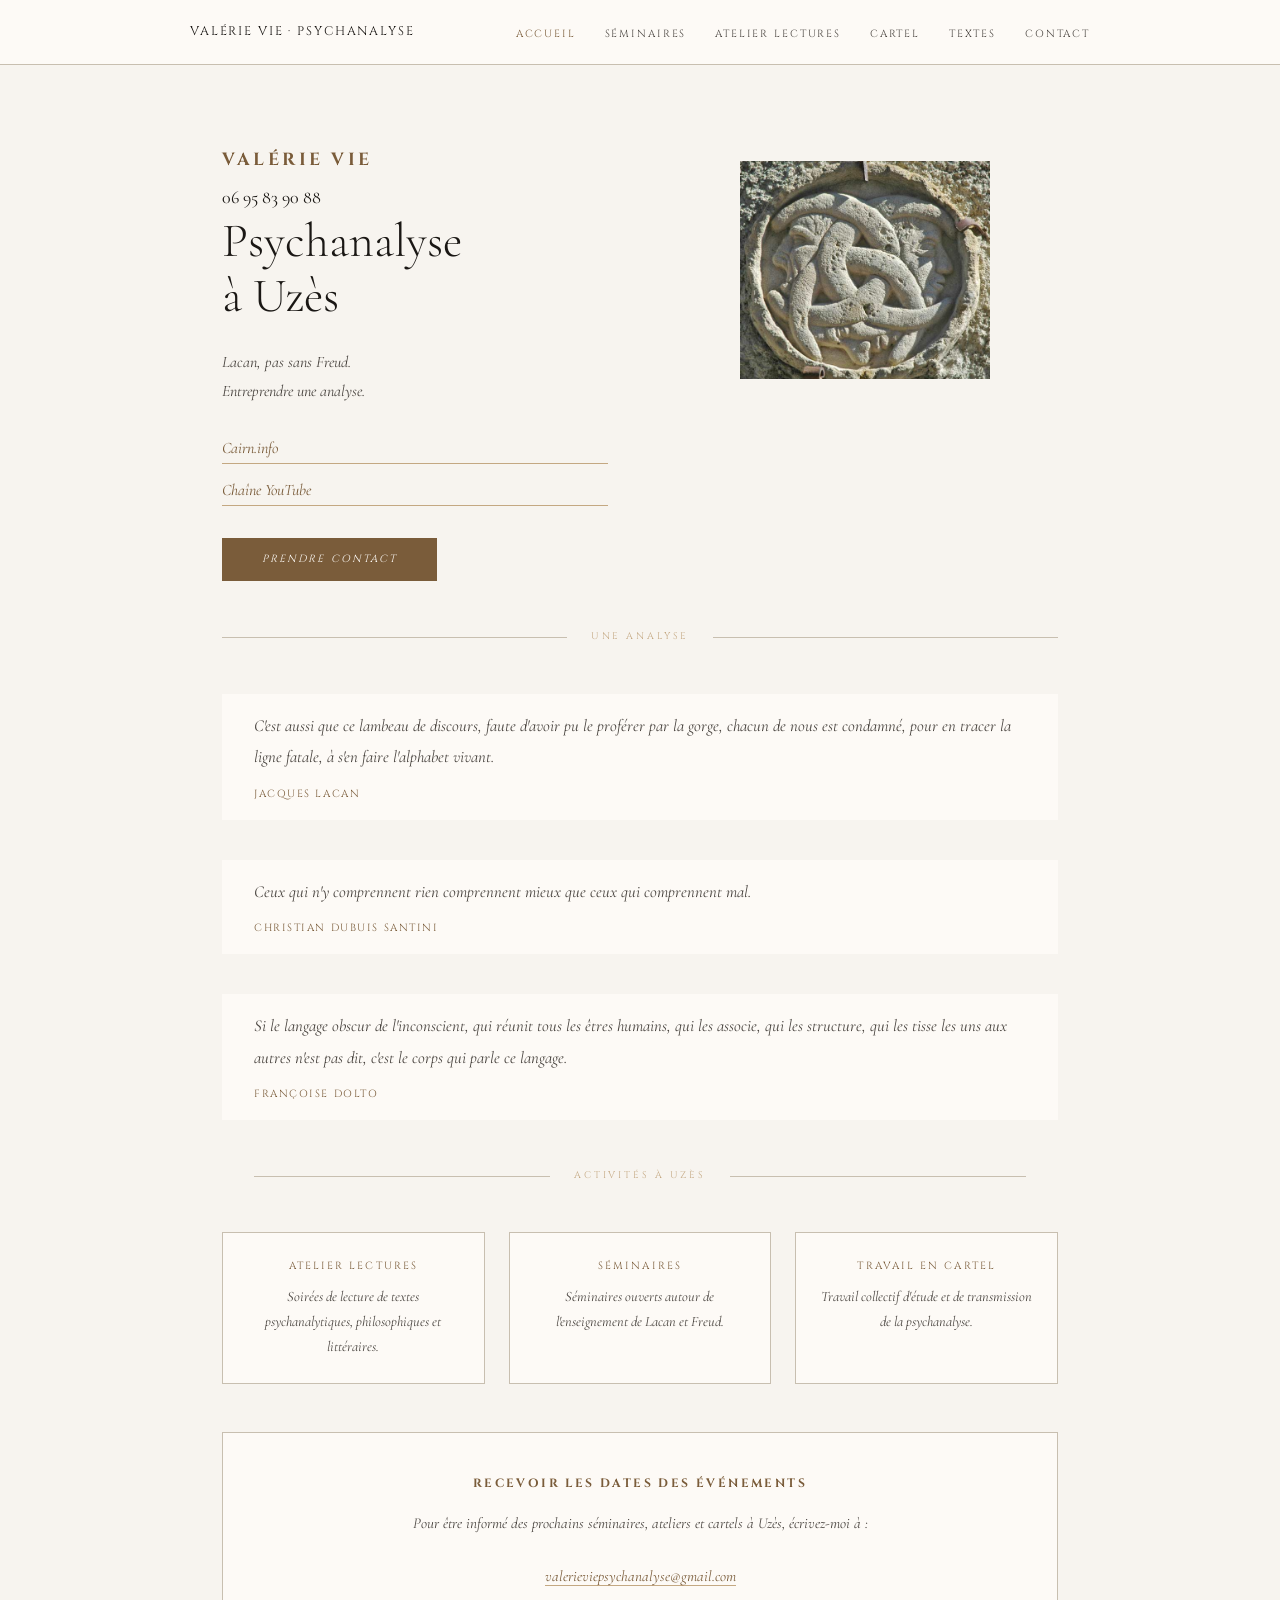
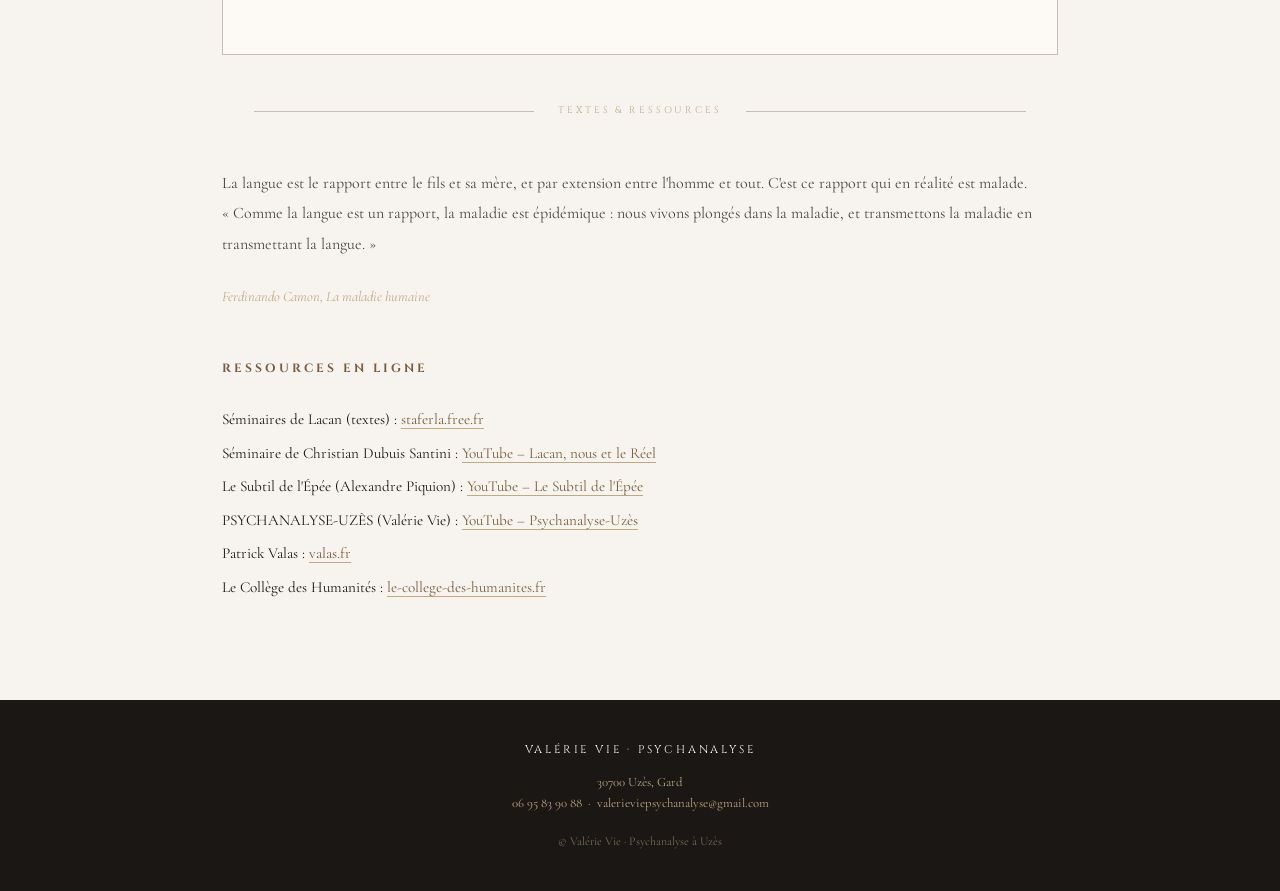
<file: index.html>
<html lang="fr">
<head>
  <meta charset="UTF-8">
  <meta name="viewport" content="width=device-width, initial-scale=1.0">
  <title>Valérie Vie – Psychanalyse à Uzès, Gard</title>
  <meta name="description" content="Lacan, pas sans Freud. Valérie Vie, psychanalyste à Uzès (Gard). Séminaires, ateliers de lectures, cartels. Difficulté à vivre, angoisse, répétition, deuil.">
  <meta name="google-site-verification" content="rhmcgjMIRDTV-JOtxb6Zo5x8zhWIV8PrmnPWjweeLbw" />
  <meta name="keywords" content="psychanalyse Uzès, psychanalyste Gard, Lacan, Freud, séminaire psychanalyse Occitanie, cartel psychanalyse">
  <link rel="canonical" href="https://valerievie-psychanalyse.fr/">
  <link rel="stylesheet" href="style.css">
  <!-- Open Graph -->
  <meta property="og:title" content="Valérie Vie – Psychanalyse à Uzès">
  <meta property="og:description" content="Lacan, pas sans Freud. Psychanalyste à Uzès, Gard.">
  <meta property="og:type" content="website">
</head>
<body>

<nav>
  <div class="nav-inner">
    <a class="nav-logo" href="index.html">Valérie Vie · Psychanalyse</a>
    <button class="burger" aria-label="Menu">
      <span></span><span></span><span></span>
    </button>
    <ul class="nav-links">
      <li><a href="index.html" class="active">Accueil</a></li>
      <li><a href="seminaires.html">Séminaires</a></li>
      <li><a href="atelier-lectures.html">Atelier Lectures</a></li>
      <li><a href="cartel.html">Cartel</a></li>
      <li><a href="textes.html">Textes</a></li>
      <li><a href="contact.html">Contact</a></li>
    </ul>
  </div>
</nav>

<section class="hero">
  <div class="hero-text fade-in">
    <h1>Valérie Vie</h1>
    06 95 83 90 88
    <h2>Psychanalyse<br>à Uzès</h2>
    <p>Lacan, pas sans Freud.<br>
 
    Entreprendre une analyse.<br><br>
 <a href="https://shs.cairn.info/publications-de-valerie-vie--725897?lang=fr" class="text-link" target="_blank" rel="noopener" style="display:block;margin-bottom:0.75rem;">Cairn.info</a>
    <a href="https://www.youtube.com/@psychanalyse-/featured" class="text-link" target="_blank" rel="noopener" style="display:block;margin-bottom:2rem;">Chaîne YouTube</a>
    <a href="contact.html" class="btn" style="display:block;width:fit-content;">Prendre contact</a>

      
    
  </div>
  <div class="hero-ornament fade-in-2">
    <img src="RENNES-LE-CHATEAU.png" alt="Rennes-le-Château" style="width:100%;max-width:250px;height:auto;display:block;">
  </div>
</section>

<div class="divider fade-in-3">Une analyse</div>

<main class="container">

  <div class="quote-block fade-in">
    <blockquote>
      C'est aussi que ce lambeau de discours, faute d'avoir pu le proférer par la gorge,
      chacun de nous est condamné, pour en tracer la ligne fatale, à s'en faire l'alphabet vivant.
    </blockquote>
    <cite>Jacques Lacan</cite>
  </div>

  <div class="quote-block">
    <blockquote>
      Ceux qui n'y comprennent rien comprennent mieux que ceux qui comprennent mal.
    </blockquote>
    <cite>Christian Dubuis Santini</cite>
  </div>

  <div class="quote-block">
    <blockquote>
      Si le langage obscur de l'inconscient, qui réunit tous les êtres humains, qui les associe,
      qui les structure, qui les tisse les uns aux autres n'est pas dit, c'est le corps qui parle ce langage.
    </blockquote>
    <cite>Françoise Dolto</cite>
  </div>

  <div class="divider">Activités à Uzès</div>

  <div class="activity-grid">
    <div class="activity-item">
      <a href="atelier-lectures.html">Atelier Lectures</a>
      <p>Soirées de lecture de textes psychanalytiques, philosophiques et littéraires.</p>
    </div>
    <div class="activity-item">
      <a href="seminaires.html">Séminaires</a>
      <p>Séminaires ouverts autour de l'enseignement de Lacan et Freud.</p>
    </div>
    <div class="activity-item">
      <a href="cartel.html">Travail en Cartel</a>
      <p>Travail collectif d'étude et de transmission de la psychanalyse.</p>
    </div>
  </div>

<div class="newsletter">
    <h3>Recevoir les dates des événements</h3>
    <p>Pour être informé des prochains séminaires, ateliers et cartels à Uzès, écrivez-moi à :<br><br>
    <a href="mailto:valerieviepsychanalyse@gmail.com" class="text-link">valerieviepsychanalyse@gmail.com</a></p>
  </div>

  <div class="divider">Textes &amp; Ressources</div>

  <p class="prose">
    La langue est le rapport entre le fils et sa mère, et par extension entre l'homme et tout.
    C'est ce rapport qui en réalité est malade. «&nbsp;Comme la langue est un rapport, la maladie est épidémique :
    nous vivons plongés dans la maladie, et transmettons la maladie en transmettant la langue.&nbsp;»
  </p>
  <p class="prose" style="font-style:italic;font-size:0.9rem;color:var(--accent-light);">
    Ferdinando Camon, <em>La maladie humaine</em>
  </p>

  <p class="section-title">Ressources en ligne</p>
  <ul style="list-style:none;line-height:2.2;font-size:0.95rem;">
    <li>Séminaires de Lacan (textes) : <a class="text-link" href="http://staferla.free.fr/" target="_blank" rel="noopener">staferla.free.fr</a></li>
    <li>Séminaire de Christian Dubuis Santini : <a class="text-link" href="https://www.youtube.com/channel/UCVzGgZM0LRfvzskhS0rvq6Q" target="_blank" rel="noopener">YouTube – Lacan, nous et le Réel</a></li>
    <li>Le Subtil de l'Épée (Alexandre Piquion) : <a class="text-link" href="https://www.youtube.com/@lesubtildelepee8560" target="_blank" rel="noopener">YouTube – Le Subtil de l'Épée</a></li>
    <li>PSYCHANALYSE-UZÈS (Valérie Vie) : <a class="text-link" href="https://www.youtube.com/@psychanalyse-/featured" target="_blank" rel="noopener">YouTube – Psychanalyse-Uzès</a></li>
    <li>Patrick Valas : <a class="text-link" href="http://www.valas.fr/" target="_blank" rel="noopener">valas.fr</a></li>
    <li>Le Collège des Humanités : <a class="text-link" href="http://www.le-college-des-humanites.fr/" target="_blank" rel="noopener">le-college-des-humanites.fr</a></li>
  </ul>

</main>

<footer>
  <div class="footer-logo">Valérie Vie · Psychanalyse</div>
  <p>30700 Uzès, Gard<br>
  <a href="tel:0695839088">06 95 83 90 88</a> &nbsp;·&nbsp;
  <a href="mailto:valerieviepsychanalyse@gmail.com">valerieviepsychanalyse@gmail.com</a></p>
  <p style="margin-top:1rem;font-size:0.75rem;opacity:0.6;">© Valérie Vie · Psychanalyse à Uzès</p>
</footer>

<script src="nav.js"></script>
</body>
</html>
</file>
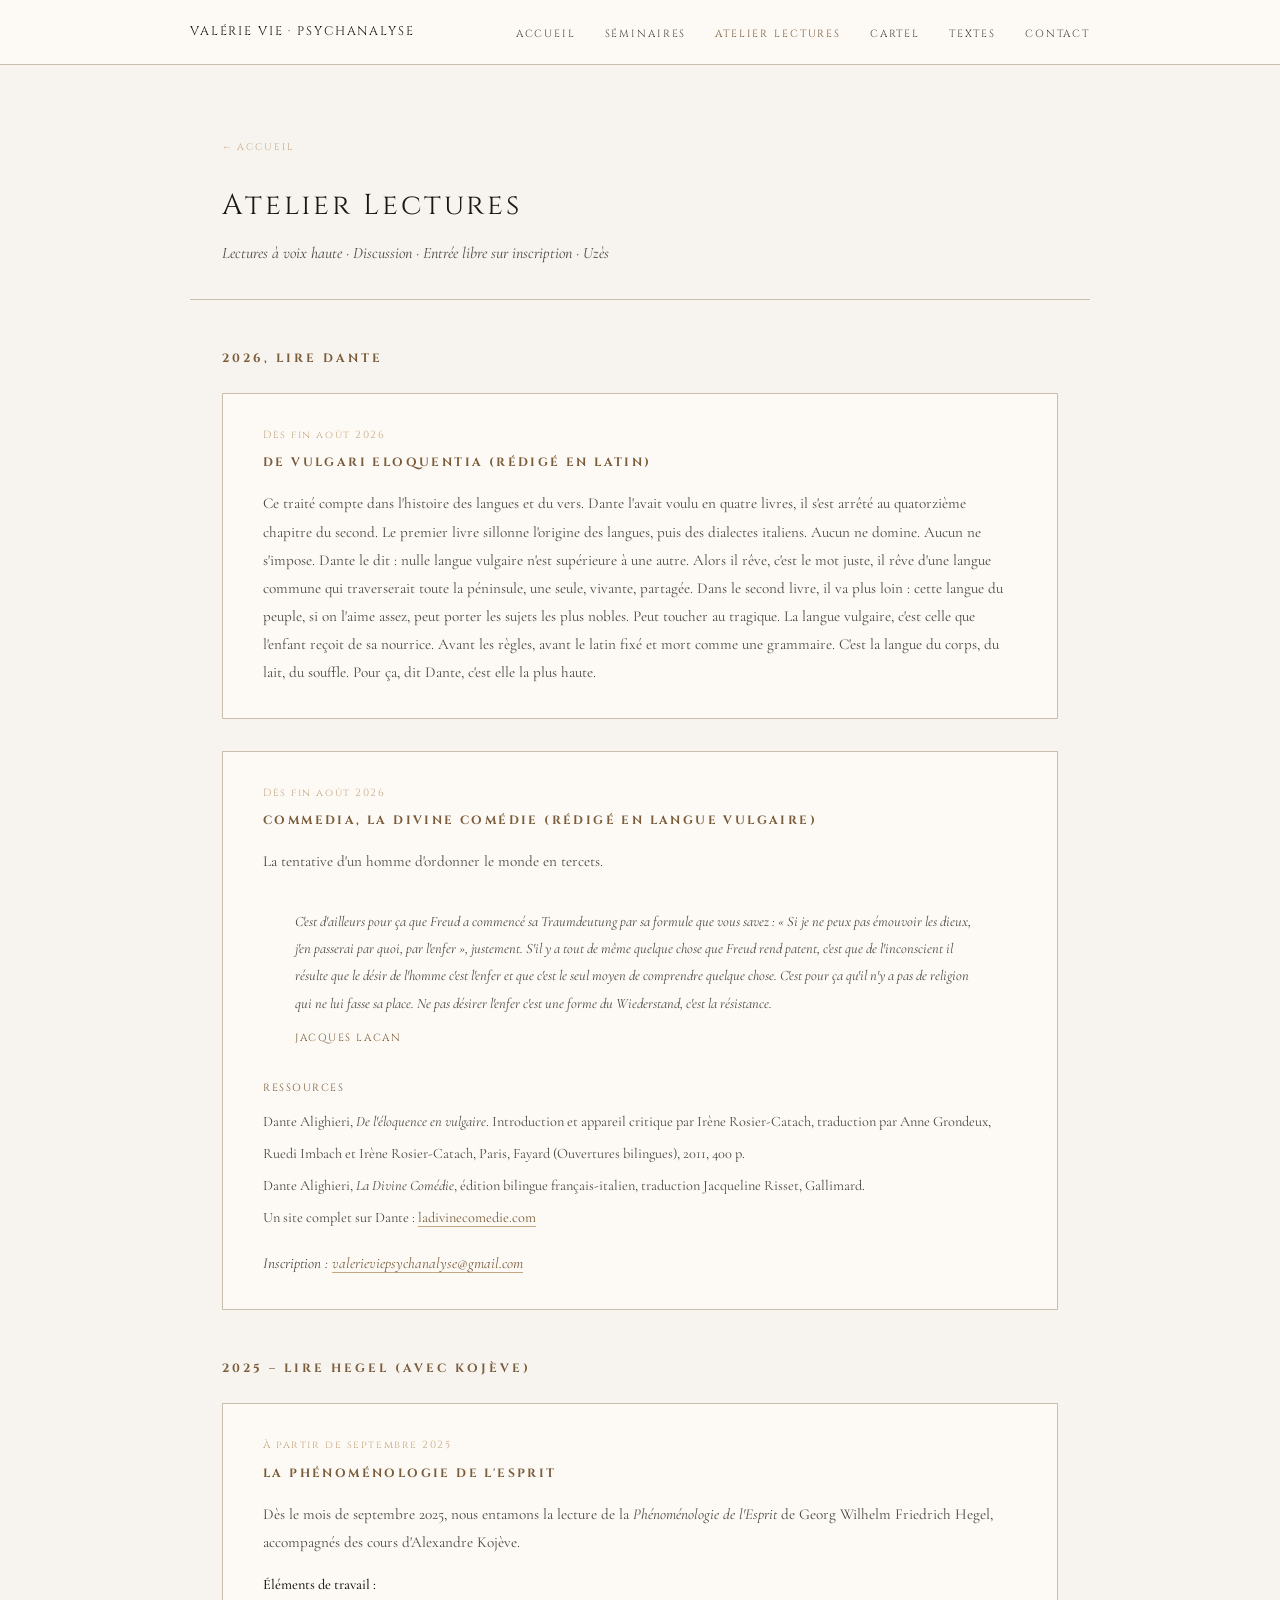
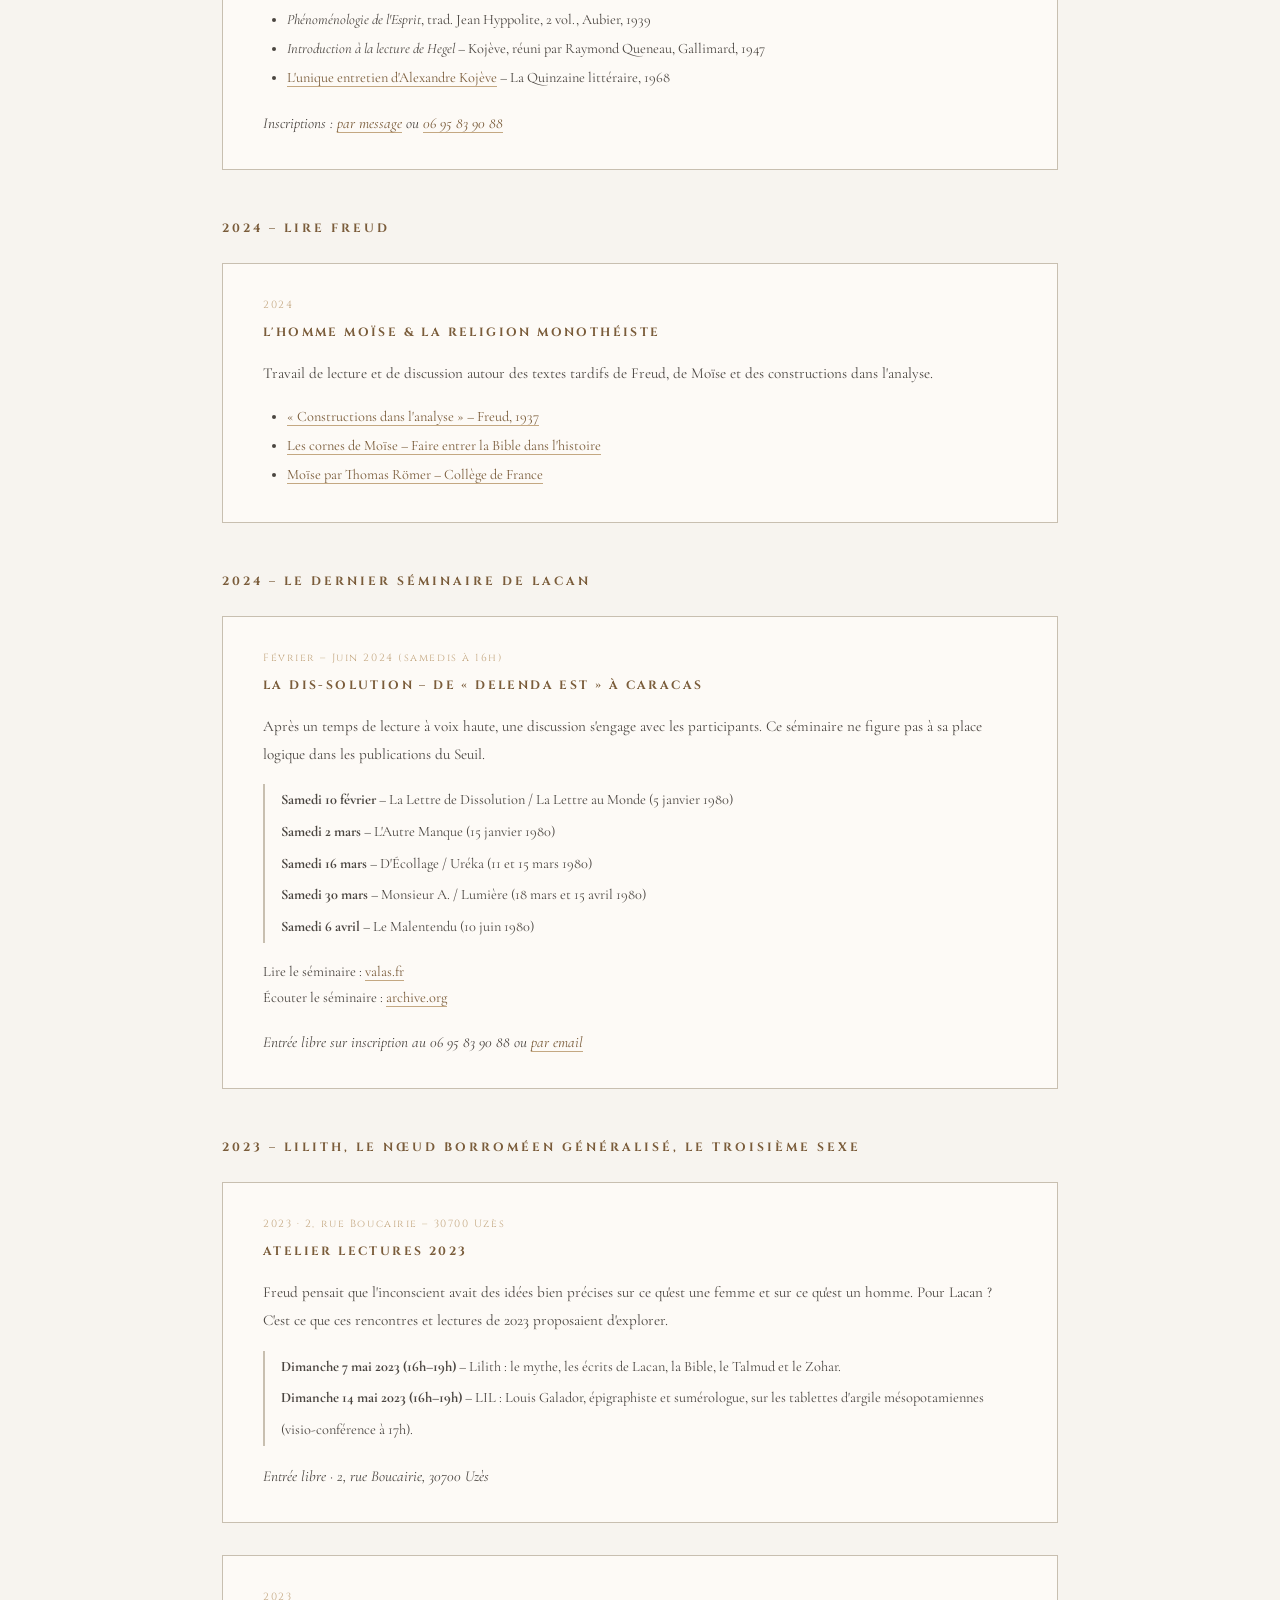
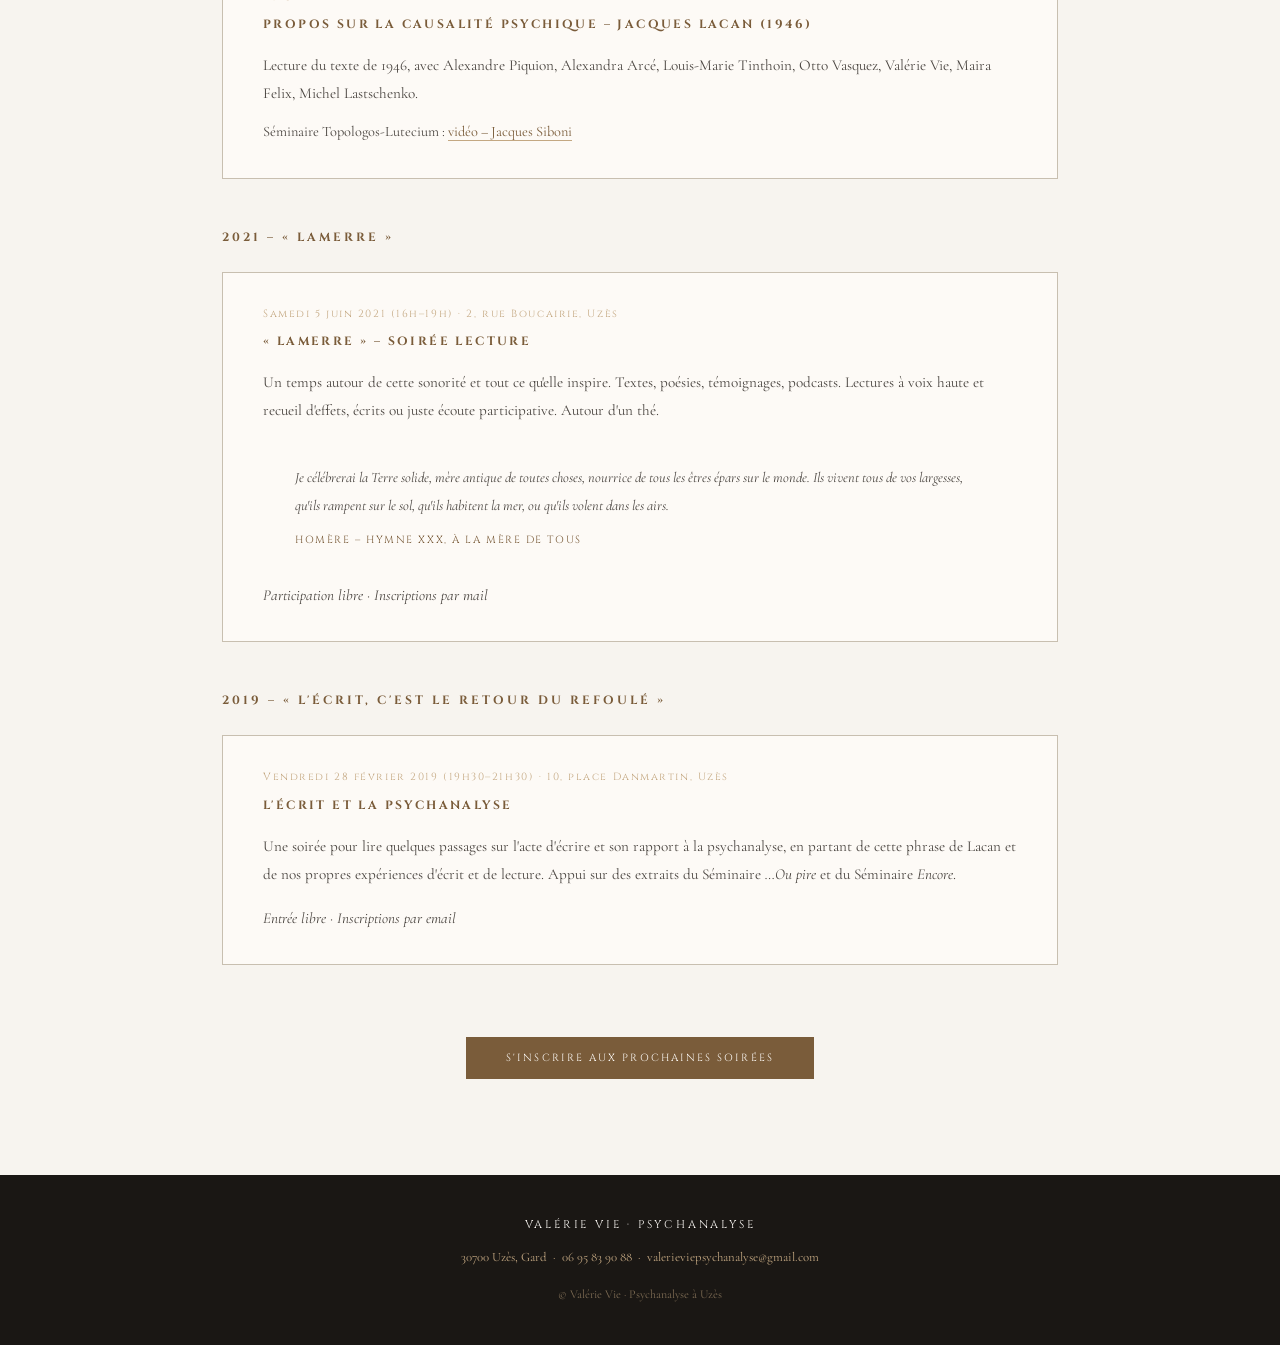
<file: atelier-lectures.html>
<!DOCTYPE html>
<html lang="fr">
<head>
  <meta charset="UTF-8">
  <meta name="viewport" content="width=device-width, initial-scale=1.0">
  <title>Atelier Lectures – Valérie Vie Psychanalyse Uzès</title>
  <meta name="description" content="Atelier de lecture de textes psychanalytiques à Uzès. Hegel avec Kojève, Freud, Lacan. Entrée libre sur inscription.">
  <meta name="keywords" content="atelier lecture psychanalyse Uzès, lire Lacan, lire Freud Gard, soirée lecture Occitanie">
  <link rel="canonical" href="https://valerievie-psychanalyse.fr/atelier-lectures.html">
  <link rel="stylesheet" href="style.css">
</head>
<body>

<nav>
  <div class="nav-inner">
    <a class="nav-logo" href="index.html">Valérie Vie · Psychanalyse</a>
    <button class="burger" aria-label="Menu"><span></span><span></span><span></span></button>
    <ul class="nav-links">
      <li><a href="index.html">Accueil</a></li>
      <li><a href="seminaires.html">Séminaires</a></li>
      <li><a href="atelier-lectures.html" class="active">Atelier Lectures</a></li>
      <li><a href="cartel.html">Cartel</a></li>
      <li><a href="textes.html">Textes</a></li>
      <li><a href="contact.html">Contact</a></li>
    </ul>
  </div>
</nav>

<div class="page-header fade-in">
  <a class="back" href="index.html">← Accueil</a>
  <h1>Atelier Lectures</h1>
  <p class="subtitle">Lectures à voix haute · Discussion · Entrée libre sur inscription · Uzès</p>
</div>

<main class="container">
<p class="section-title">2026, Lire Dante</p>

  <div class="card">
    <div class="card-year">Dès fin août 2026</div>
    <h3>De Vulgari Eloquentia (rédigé en latin)</h3>
    <p>
      Ce traité compte dans l'histoire des langues et du vers. Dante l'avait voulu en quatre livres, il s'est arrêté au quatorzième chapitre du second.
      Le premier livre sillonne l'origine des langues, puis des dialectes italiens. Aucun ne domine. Aucun ne s'impose. Dante le dit : nulle langue vulgaire n'est supérieure à une autre.
      Alors il rêve, c'est le mot juste, il rêve d'une langue commune qui traverserait toute la péninsule, une seule, vivante, partagée.
      Dans le second livre, il va plus loin : cette langue du peuple, si on l'aime assez, peut porter les sujets les plus nobles. Peut toucher au tragique.
      La langue vulgaire, c'est celle que l'enfant reçoit de sa nourrice. Avant les règles, avant le latin fixé et mort comme une grammaire. C'est la langue du corps, du lait, du souffle. Pour ça, dit Dante, c'est elle la plus haute.
    </p>
  </div>

  <div class="card">
    <div class="card-year">Dès fin août 2026</div>
    <h3>Commedia, La Divine Comédie (rédigé en langue vulgaire)</h3>
    <p>La tentative d'un homme d'ordonner le monde en tercets.</p>
    <div class="quote-block" style="margin:1rem 0;">
      <blockquote style="font-size:0.9rem;">
        C'est d'ailleurs pour ça que Freud a commencé sa Traumdeutung par sa formule que vous savez :
        « Si je ne peux pas émouvoir les dieux, j'en passerai par quoi, par l'enfer », justement.
        S'il y a tout de même quelque chose que Freud rend patent, c'est que de l'inconscient il résulte
        que le désir de l'homme c'est l'enfer et que c'est le seul moyen de comprendre quelque chose.
        C'est pour ça qu'il n'y a pas de religion qui ne lui fasse sa place. Ne pas désirer l'enfer
        c'est une forme du Wiederstand, c'est la résistance.
      </blockquote>
      <cite>Jacques Lacan</cite>
    </div>
    <p style="margin-top:1rem;font-family:'Cinzel',serif;font-size:0.65rem;letter-spacing:0.15em;text-transform:uppercase;color:var(--accent);">Ressources</p>
    <ul style="list-style:none;font-size:0.9rem;color:var(--ink-light);line-height:2.2;margin-top:0.5rem;">
      <li>Dante Alighieri, <em>De l'éloquence en vulgaire</em>. Introduction et appareil critique par Irène Rosier-Catach, traduction par Anne Grondeux, Ruedi Imbach et Irène Rosier-Catach, Paris, Fayard (Ouvertures bilingues), 2011, 400 p.</li>
      <li>Dante Alighieri, <em>La Divine Comédie</em>, édition bilingue français-italien, traduction Jacqueline Risset, Gallimard.</li>
      <li>Un site complet sur Dante : <a class="text-link" href="https://ladivinecomedie.com/" target="_blank" rel="noopener">ladivinecomedie.com</a></li>
    </ul>
    <p class="card-members">Inscription : <a class="text-link" href="mailto:valerieviepsychanalyse@gmail.com">valerieviepsychanalyse@gmail.com</a></p>
  </div>
  <!-- 2025 : Hegel -->
  <p class="section-title">2025 – Lire Hegel (avec Kojève)</p>

  <div class="card fade-in">
    <div class="card-year">À partir de septembre 2025</div>
    <h3>La Phénoménologie de l'Esprit</h3>
    <p>
      Dès le mois de septembre 2025, nous entamons la lecture de la <em>Phénoménologie de l'Esprit</em>
      de Georg Wilhelm Friedrich Hegel, accompagnés des cours d'Alexandre Kojève.
    </p>
    <p style="margin-top:1rem;font-weight:500;font-size:0.9rem;color:var(--ink);">Éléments de travail :</p>
    <ul style="margin-top:0.5rem;list-style:disc;padding-left:1.5rem;font-size:0.9rem;color:var(--ink-light);line-height:2;">
      <li><em>Phénoménologie de l'Esprit</em>, trad. Jean Hyppolite, 2 vol., Aubier, 1939</li>
      <li><em>Introduction à la lecture de Hegel</em> – Kojève, réuni par Raymond Queneau, Gallimard, 1947</li>
      <li><a class="text-link" href="https://www.la-nouvelle-quinzaine.fr/alexandre-kojeve-1902-1968-son-unique-entretien-quelques-mois-avant-sa-mort" target="_blank" rel="noopener">L'unique entretien d'Alexandre Kojève</a> – La Quinzaine littéraire, 1968</li>
    </ul>
    <p class="card-members">Inscriptions : <a class="text-link" href="contact.html">par message</a> ou <a class="text-link" href="tel:0695839088">06 95 83 90 88</a></p>
  </div>

  <!-- 2024 : Freud -->
  <p class="section-title">2024 – Lire Freud</p>

  <div class="card">
    <div class="card-year">2024</div>
    <h3>L'Homme Moïse &amp; la Religion Monothéiste</h3>
    <p>
      Travail de lecture et de discussion autour des textes tardifs de Freud, de Moïse
      et des constructions dans l'analyse.
    </p>
    <ul style="margin-top:1rem;list-style:disc;padding-left:1.5rem;font-size:0.9rem;color:var(--ink-light);line-height:2;">
      <li><a class="text-link" href="https://recherchesaint-anne.blogspot.com/2020/12/constructions-dans-lanalyse-freud-1937.html" target="_blank" rel="noopener">«&nbsp;Constructions dans l'analyse&nbsp;» – Freud, 1937</a></li>
      <li><a class="text-link" href="https://www.youtube.com/watch?v=8_z9hTiQg0g" target="_blank" rel="noopener">Les cornes de Moïse – Faire entrer la Bible dans l'histoire</a></li>
      <li><a class="text-link" href="https://www.college-de-france.fr/fr/audiovisuel?key=moise" target="_blank" rel="noopener">Moïse par Thomas Römer – Collège de France</a></li>
    </ul>
  </div>

  <!-- 2024 : Lacan Dissolution -->
  <p class="section-title">2024 – Le Dernier Séminaire de Lacan</p>

  <div class="card">
    <div class="card-year">Février – Juin 2024 (samedis à 16h)</div>
    <h3>La Dis-Solution – De «&nbsp;Delenda Est&nbsp;» à Caracas</h3>
    <p>
      Après un temps de lecture à voix haute, une discussion s'engage avec les participants.
      Ce séminaire ne figure pas à sa place logique dans les publications du Seuil.
    </p>
    <ul style="margin-top:1rem;list-style:none;font-size:0.9rem;color:var(--ink-light);line-height:2.2;border-left:2px solid var(--rule);padding-left:1rem;">
      <li><strong>Samedi 10 février</strong> – La Lettre de Dissolution / La Lettre au Monde (5 janvier 1980)</li>
      <li><strong>Samedi 2 mars</strong> – L'Autre Manque (15 janvier 1980)</li>
      <li><strong>Samedi 16 mars</strong> – D'Écollage / Uréka (11 et 15 mars 1980)</li>
      <li><strong>Samedi 30 mars</strong> – Monsieur A. / Lumière (18 mars et 15 avril 1980)</li>
      <li><strong>Samedi 6 avril</strong> – Le Malentendu (10 juin 1980)</li>
    </ul>
    <p style="margin-top:1rem;font-size:0.9rem;">
      Lire le séminaire : <a class="text-link" href="https://www.valas.fr/La-Dissolution-1979-1980-et-ses-suites,051" target="_blank" rel="noopener">valas.fr</a><br>
      Écouter le séminaire : <a class="text-link" href="https://archive.org/details/Dissolution_201406" target="_blank" rel="noopener">archive.org</a>
    </p>
    <p class="card-members">Entrée libre sur inscription au 06 95 83 90 88 ou <a class="text-link" href="mailto:valerieviepsychanalyse@gmail.com">par email</a></p>
  </div>

  <!-- 2023 -->
  <p class="section-title">2023 – Lilith, le Nœud Borroméen Généralisé, le Troisième Sexe</p>

  <div class="card">
    <div class="card-year">2023 · 2, rue Boucairie – 30700 Uzès</div>
    <h3>Atelier Lectures 2023</h3>
    <p>
      Freud pensait que l'inconscient avait des idées bien précises sur ce qu'est une femme et sur ce qu'est un homme.
      Pour Lacan&nbsp;? C'est ce que ces rencontres et lectures de 2023 proposaient d'explorer.
    </p>
    <ul style="margin-top:1rem;list-style:none;font-size:0.9rem;color:var(--ink-light);line-height:2.2;border-left:2px solid var(--rule);padding-left:1rem;">
      <li><strong>Dimanche 7 mai 2023 (16h–19h)</strong> – Lilith : le mythe, les écrits de Lacan, la Bible, le Talmud et le Zohar.</li>
      <li><strong>Dimanche 14 mai 2023 (16h–19h)</strong> – LIL : Louis Galador, épigraphiste et sumérologue, sur les tablettes d'argile mésopotamiennes (visio-conférence à 17h).</li>
    </ul>
    <p class="card-members">Entrée libre · 2, rue Boucairie, 30700 Uzès</p>
  </div>

  <!-- 2023 Causalité psychique -->
  <div class="card">
    <div class="card-year">2023</div>
    <h3>Propos sur la Causalité Psychique – Jacques Lacan (1946)</h3>
    <p>
      Lecture du texte de 1946, avec Alexandre Piquion, Alexandra Arcé, Louis-Marie Tinthoin,
      Otto Vasquez, Valérie Vie, Maira Felix, Michel Lastschenko.
    </p>
    <p style="margin-top:0.75rem;font-size:0.9rem;">
      Séminaire Topologos-Lutecium : <a class="text-link" href="https://www.youtube.com/watch?v=P_u5lKTdiG8" target="_blank" rel="noopener">vidéo – Jacques Siboni</a>
    </p>
  </div>

  <!-- 2021 -->
  <p class="section-title">2021 – «&nbsp;Lamerre&nbsp;»</p>

  <div class="card">
    <div class="card-year">Samedi 5 juin 2021 (16h–19h) · 2, rue Boucairie, Uzès</div>
    <h3>«&nbsp;Lamerre&nbsp;» – Soirée Lecture</h3>
    <p>
      Un temps autour de cette sonorité et tout ce qu'elle inspire.
      Textes, poésies, témoignages, podcasts. Lectures à voix haute et recueil d'effets,
      écrits ou juste écoute participative. Autour d'un thé.
    </p>
    <div class="quote-block" style="margin:1.5rem 0 0;">
      <blockquote style="font-size:0.9rem;">
        Je célébrerai la Terre solide, mère antique de toutes choses, nourrice de tous les êtres épars sur le monde.
        Ils vivent tous de vos largesses, qu'ils rampent sur le sol, qu'ils habitent la mer, ou qu'ils volent dans les airs.
      </blockquote>
      <cite>Homère – Hymne XXX, À la Mère de tous</cite>
    </div>
    <p class="card-members">Participation libre · Inscriptions par mail</p>
  </div>

  <!-- 2019 -->
  <p class="section-title">2019 – «&nbsp;L'écrit, c'est le retour du refoulé&nbsp;»</p>

  <div class="card">
    <div class="card-year">Vendredi 28 février 2019 (19h30–21h30) · 10, place Danmartin, Uzès</div>
    <h3>L'Écrit et la Psychanalyse</h3>
    <p>
      Une soirée pour lire quelques passages sur l'acte d'écrire et son rapport à la psychanalyse,
      en partant de cette phrase de Lacan et de nos propres expériences d'écrit et de lecture.
      Appui sur des extraits du Séminaire <em>…Ou pire</em> et du Séminaire <em>Encore</em>.
    </p>
    <p class="card-members">Entrée libre · Inscriptions par email</p>
  </div>

  <div style="margin-top:3rem;text-align:center;">
    <a href="contact.html" class="btn">S'inscrire aux prochaines soirées</a>
  </div>

</main>

<footer>
  <div class="footer-logo">Valérie Vie · Psychanalyse</div>
  <p>30700 Uzès, Gard &nbsp;·&nbsp;
  <a href="tel:0695839088">06 95 83 90 88</a> &nbsp;·&nbsp;
  <a href="mailto:valerieviepsychanalyse@gmail.com">valerieviepsychanalyse@gmail.com</a></p>
  <p style="margin-top:1rem;font-size:0.75rem;opacity:0.6;">© Valérie Vie · Psychanalyse à Uzès</p>
</footer>

<script src="nav.js"></script>
</body>
</html>
</file>
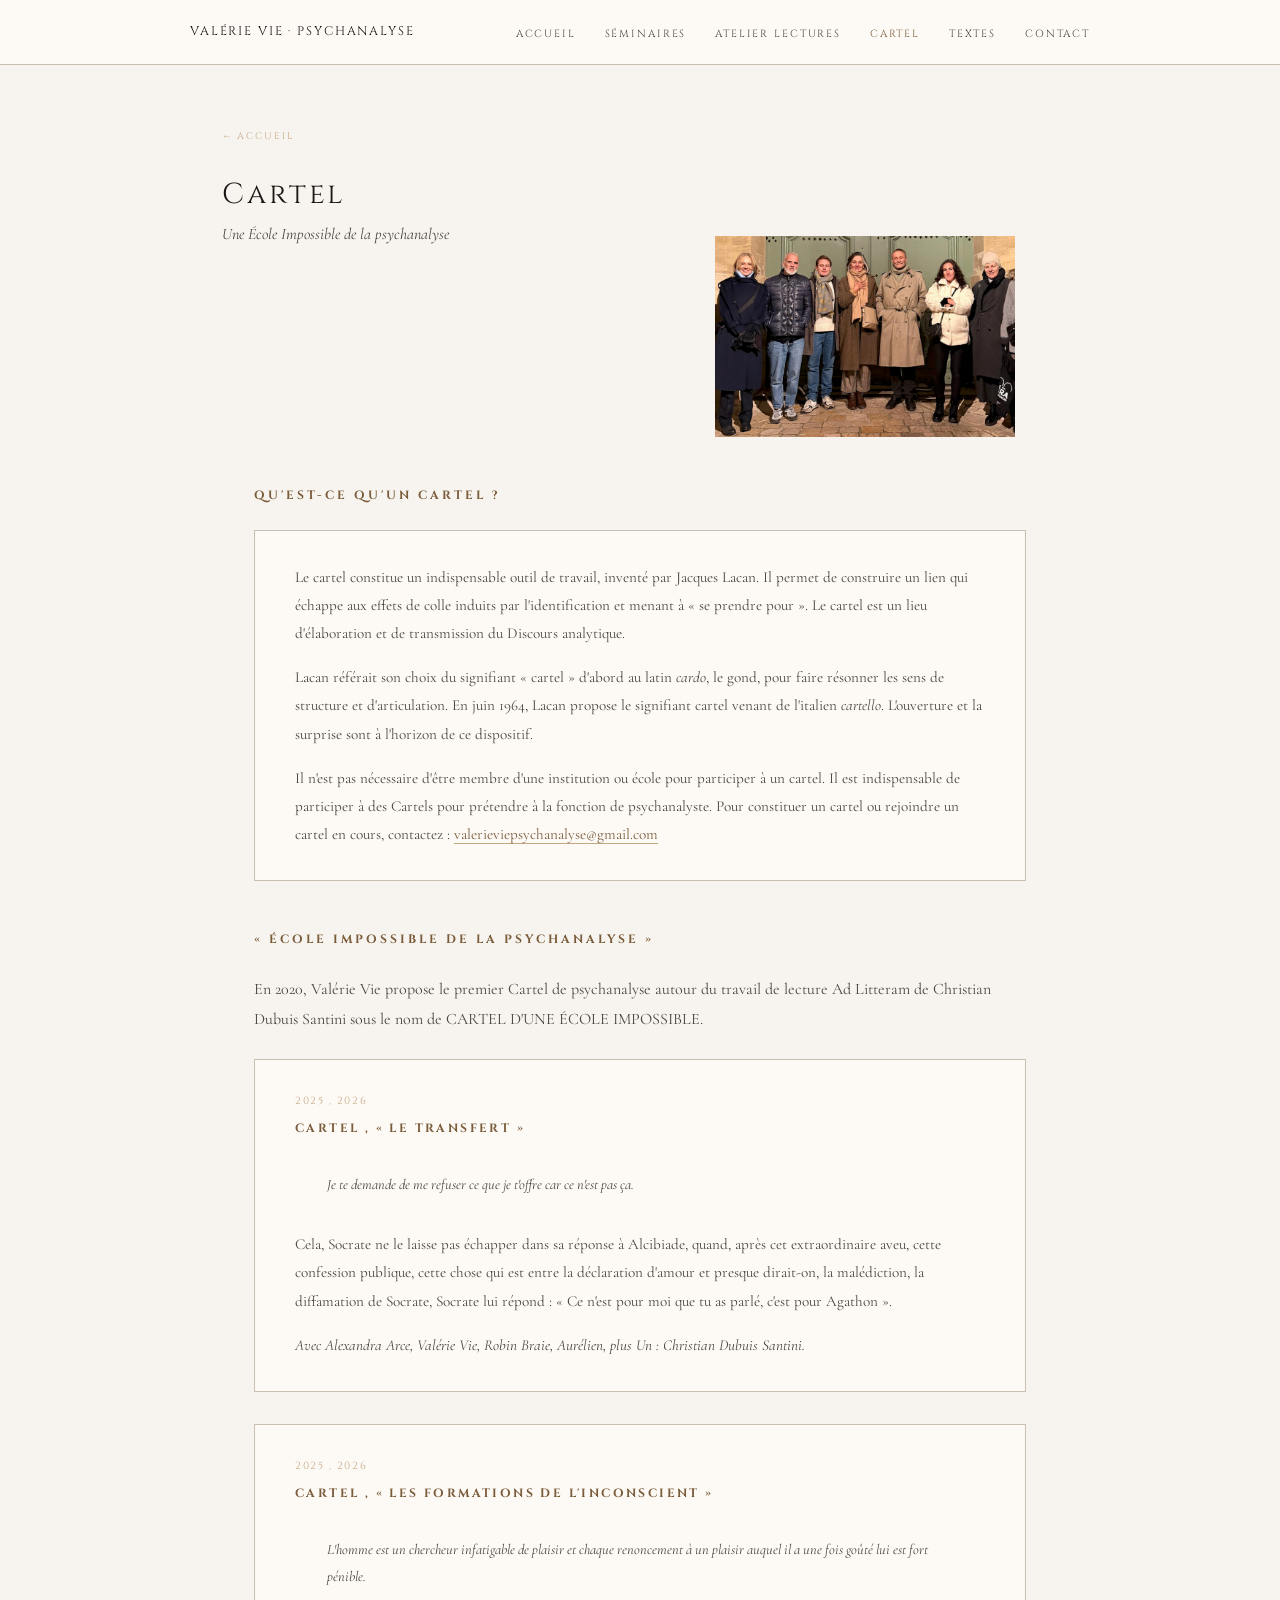
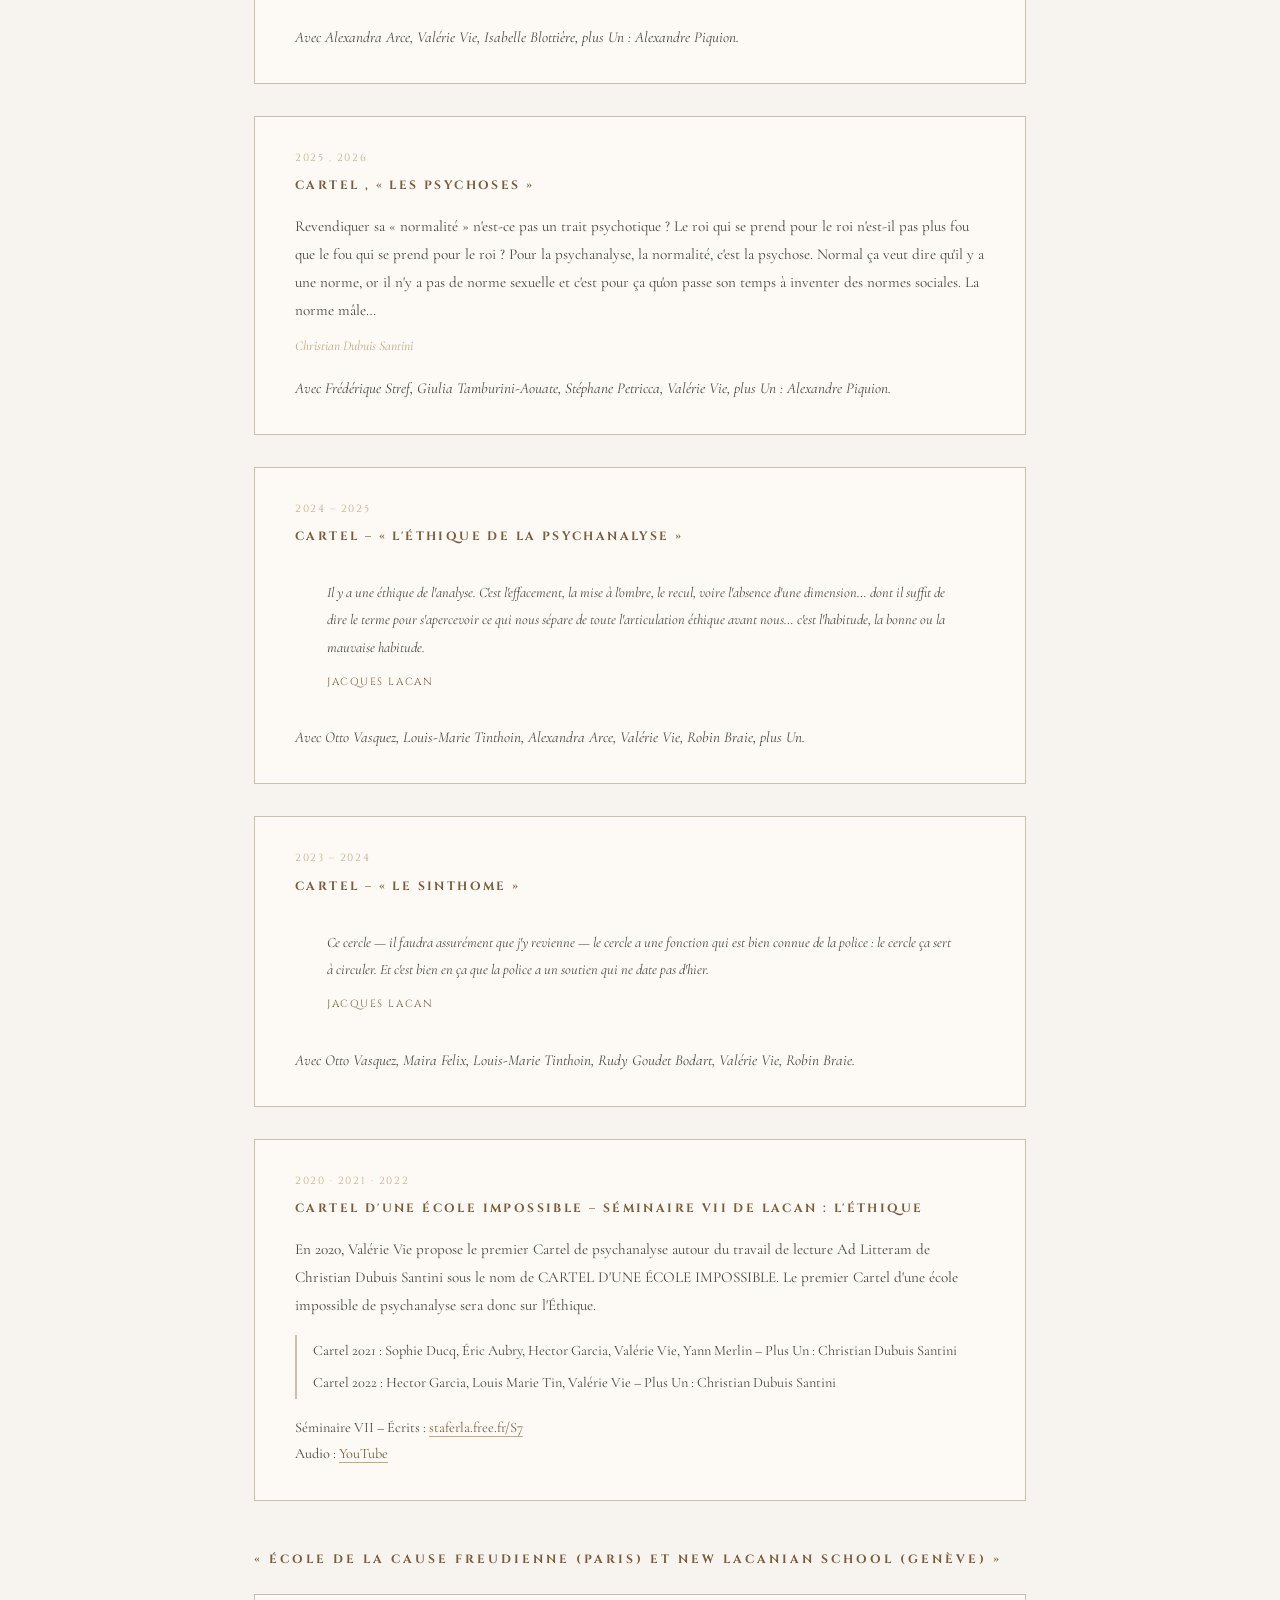
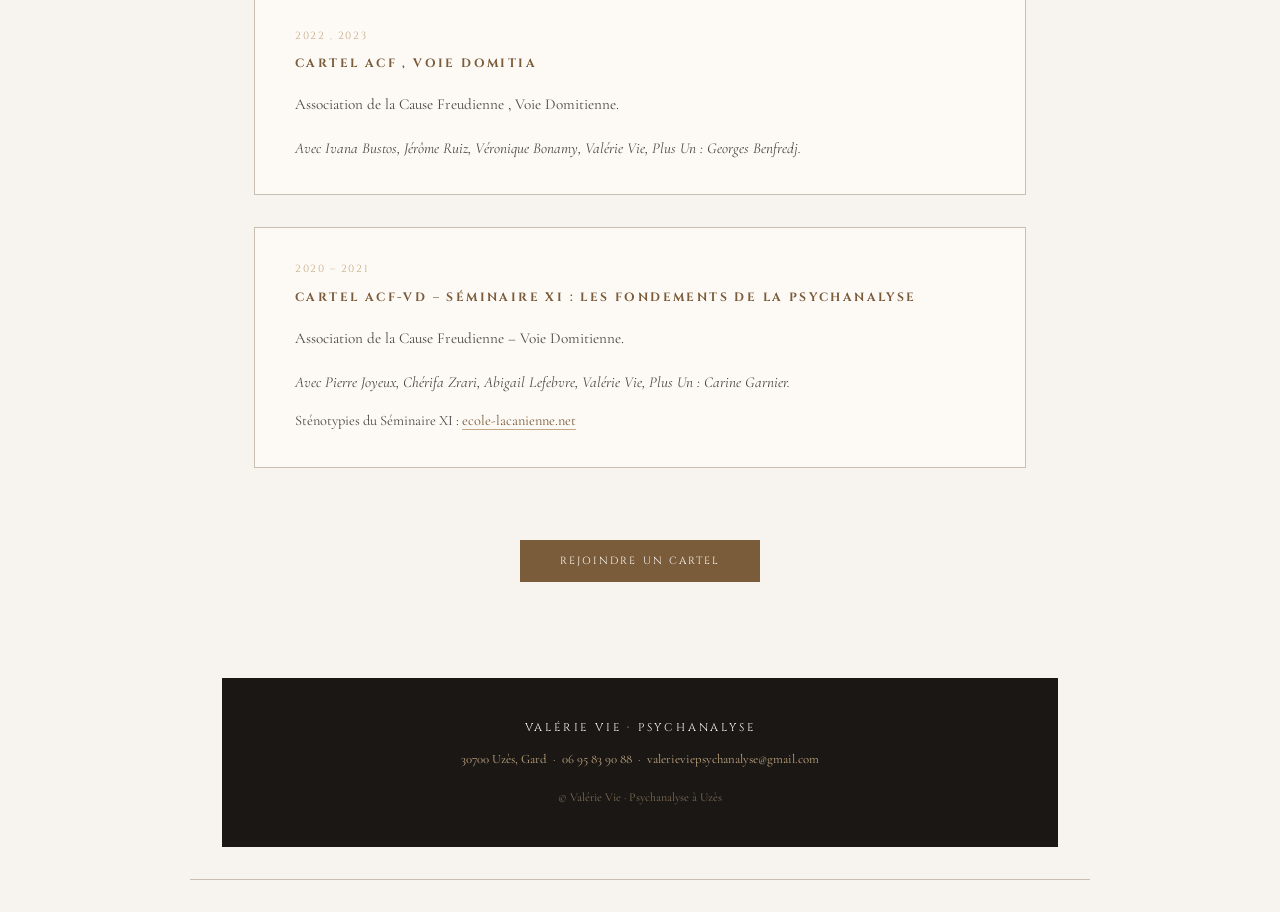
<file: cartel.html>
<html lang="fr">
<head>
  <meta charset="UTF-8">
  <meta name="viewport" content="width=device-width, initial-scale=1.0">
  <title>Cartel – Valérie Vie Psychanalyse Uzès</title>
  <meta name="description" content="Travail en cartel psychanalytique à Uzès. École de la Chose Freudienne et de la Cause Lacanienne. Cartels 2020–2025.">
  <meta name="keywords" content="cartel psychanalyse Uzès, cartel lacanien Gard, école freudienne Occitanie, cartel ACF">
  <link rel="canonical" href="https://valerievie-psychanalyse.fr/cartel.html">
  <link rel="stylesheet" href="style.css">
</head>
<body>

<nav>
  <div class="nav-inner">
    <a class="nav-logo" href="index.html">Valérie Vie · Psychanalyse</a>
    <button class="burger" aria-label="Menu"><span></span><span></span><span></span></button>
    <ul class="nav-links">
      <li><a href="index.html">Accueil</a></li>
      <li><a href="seminaires.html">Séminaires</a></li>
      <li><a href="atelier-lectures.html">Atelier Lectures</a></li>
      <li><a href="cartel.html" class="active">Cartel</a></li>
      <li><a href="textes.html">Textes</a></li>
      <li><a href="contact.html">Contact</a></li>
    </ul>
  </div>
</nav>

<div class="page-header fade-in">
  <a class="back" href="index.html">← Accueil</a>
  <h1>Cartel</h1>
 
  <section class="hero" style="margin:0 0 2rem;padding:0;">
    <div class="hero-text">
      <p class="subtitle" style="margin:0;">Une École Impossible de la psychanalyse</p>
    </div>
    <div class="hero-ornament">
      <img src="groupe-eip.png" alt="École Impossible de la Psychanalyse" style="width:300px;height:auto;display:block;">
    </div>
  </section>
<main class="container">

 

  <!-- Définition -->
  <p class="section-title">Qu'est-ce qu'un cartel&nbsp;?</p>

  <div class="card">
    <p>
      Le cartel constitue un indispensable outil de travail, inventé par Jacques Lacan.
      Il permet de construire un lien qui échappe aux effets de colle induits par l'identification et menant à «&nbsp;se prendre pour&nbsp;».
      Le cartel est un lieu d'élaboration et de transmission du Discours analytique.
    </p>
    <p style="margin-top:1rem;font-size:0.95rem;color:var(--ink-light);">
      Lacan référait son choix du signifiant «&nbsp;cartel&nbsp;» d'abord au latin <em>cardo</em>, le gond,
      pour faire résonner les sens de structure et d'articulation. En juin 1964, Lacan propose le signifiant cartel
      venant de l'italien <em>cartello</em>. L'ouverture et la surprise sont à l'horizon de ce dispositif.
    </p>
    <p style="margin-top:1rem;font-size:0.95rem;color:var(--ink-light);">
      Il n'est pas nécessaire d'être membre d'une institution ou école pour participer à un cartel.
      Il est indispensable de participer à des Cartels pour prétendre à la fonction de psychanalyste.
      Pour constituer un cartel ou rejoindre un cartel en cours, contactez :
      <a class="text-link" href="mailto:valerieviepsychanalyse@gmail.com">valerieviepsychanalyse@gmail.com</a>
    </p>
  </div>

  <!-- Cartel 2024-2025 -->
<!-- Cartel École impossible -->
  <p class="section-title">«&nbsp;École impossible de la psychanalyse&nbsp;» </p>
  <p class="prose">En 2020, Valérie Vie propose le premier Cartel de psychanalyse autour du travail de lecture Ad Litteram de Christian Dubuis Santini sous le nom de CARTEL D'UNE ÉCOLE IMPOSSIBLE.</p>
  <div class="card">
    <div class="card-year">2025 , 2026</div>
    <h3>Cartel , «&nbsp;Le Transfert&nbsp;»</h3>
    <div class="quote-block" style="margin:1rem 0;">
      <blockquote style="font-size:0.9rem;">
        Je te demande de me refuser ce que je t'offre car ce n'est pas ça.
      </blockquote>
    </div>
    <p style="font-size:0.95rem;color:var(--ink-light);">
      Cela, Socrate ne le laisse pas échapper dans sa réponse à Alcibiade, quand, après cet extraordinaire aveu,
      cette confession publique, cette chose qui est entre la déclaration d'amour et presque dirait-on, la malédiction,
      la diffamation de Socrate, Socrate lui répond : «&nbsp;Ce n'est pour moi que tu as parlé, c'est pour Agathon&nbsp;».
    </p>
    <p class="card-members">Avec Alexandra Arce, Valérie Vie, Robin Braie, Aurélien, plus Un : Christian Dubuis Santini.</p>
  </div>

  <div class="card">
    <div class="card-year">2025 , 2026</div>
    <h3>Cartel , «&nbsp;Les Formations de l'Inconscient&nbsp;»</h3>
    <div class="quote-block" style="margin:1rem 0;">
      <blockquote style="font-size:0.9rem;">
        L'homme est un chercheur infatigable de plaisir et chaque renoncement à un plaisir auquel il a une fois goûté lui est fort pénible.
      </blockquote>
    </div>
    <p class="card-members">Avec Alexandra Arce, Valérie Vie, Isabelle Blottière, plus Un : Alexandre Piquion.</p>
  </div>

  <div class="card">
    <div class="card-year">2025 , 2026</div>
    <h3>Cartel , «&nbsp;Les Psychoses&nbsp;»</h3>
    <p style="font-size:0.95rem;color:var(--ink-light);">
      Revendiquer sa «&nbsp;normalité&nbsp;» n'est-ce pas un trait psychotique ?
      Le roi qui se prend pour le roi n'est-il pas plus fou que le fou qui se prend pour le roi ?
      Pour la psychanalyse, la normalité, c'est la psychose.
      Normal ça veut dire qu'il y a une norme, or il n'y a pas de norme sexuelle et c'est pour ça qu'on passe son temps à inventer des normes sociales. La norme mâle…
    </p>
    <p style="font-size:0.85rem;font-style:italic;color:var(--accent-light);margin-top:0.5rem;">Christian Dubuis Santini</p>
    <p class="card-members">Avec Frédérique Stref, Giulia Tamburini-Aouate, Stéphane Petricca, Valérie Vie, plus Un : Alexandre Piquion.</p>
  </div>

  <div class="card">
    <div class="card-year">2024 – 2025</div>
    <h3>Cartel – «&nbsp;L'Éthique de la Psychanalyse&nbsp;»</h3>
    <div class="quote-block" style="margin:1rem 0;">
      <blockquote style="font-size:0.9rem;">
        Il y a une éthique de l'analyse. C'est l'effacement, la mise à l'ombre, le recul,
        voire l'absence d'une dimension… dont il suffit de dire le terme pour s'apercevoir
        ce qui nous sépare de toute l'articulation éthique avant nous… c'est l'habitude,
        la bonne ou la mauvaise habitude.
      </blockquote>
      <cite>Jacques Lacan</cite>
    </div>
    <p class="card-members">Avec Otto Vasquez, Louis-Marie Tinthoin, Alexandra Arce, Valérie Vie, Robin Braie, plus Un.</p>
  </div>

  <!-- Cartel 2023-2024 -->
  <div class="card">
    <div class="card-year">2023 – 2024</div>
    <h3>Cartel – «&nbsp;Le Sinthome&nbsp;»</h3>
    <div class="quote-block" style="margin:1rem 0;">
      <blockquote style="font-size:0.9rem;">
        Ce cercle — il faudra assurément que j'y revienne — le cercle a une fonction qui est bien connue de la police :
        le cercle ça sert à circuler. Et c'est bien en ça que la police a un soutien qui ne date pas d'hier.
      </blockquote>
      <cite>Jacques Lacan</cite>
    </div>
    <p class="card-members">Avec Otto Vasquez, Maira Felix, Louis-Marie Tinthoin, Rudy Goudet Bodart, Valérie Vie, Robin Braie.</p>
  </div>

  

  

  <div class="card">
    <div class="card-year">2020 · 2021 · 2022</div>
    <h3>Cartel d'une École impossible – Séminaire VII de Lacan : L'Éthique</h3>
   <p>
      En 2020, Valérie Vie propose le premier Cartel de psychanalyse autour du travail de lecture Ad Litteram
      de Christian Dubuis Santini sous le nom de CARTEL D'UNE ÉCOLE IMPOSSIBLE.
      Le premier Cartel d'une école impossible de psychanalyse sera donc sur l'Éthique.
    </p>
    <ul style="margin-top:1rem;list-style:none;font-size:0.9rem;color:var(--ink-light);line-height:2.2;border-left:2px solid var(--rule);padding-left:1rem;">
      <li>Cartel 2021 : Sophie Ducq, Éric Aubry, Hector Garcia, Valérie Vie, Yann Merlin – Plus Un : Christian Dubuis Santini</li>
      <li>Cartel 2022 : Hector Garcia, Louis Marie Tin, Valérie Vie – Plus Un : Christian Dubuis Santini</li>
    </ul>
    <p style="margin-top:1rem;font-size:0.9rem;">
      Séminaire VII – Écrits : <a class="text-link" href="http://staferla.free.fr/S7/S7.htm" target="_blank" rel="noopener">staferla.free.fr/S7</a><br>
      Audio : <a class="text-link" href="https://www.youtube.com/watch?v=6LoFXjf7LLo&list=PLz-AEGLxSZb5H1bbRM9faguawKEr6k--7" target="_blank" rel="noopener">YouTube</a>
    </p>
  </div>

  <!-- Cartel ACF-VD -->
  <p class="section-title">«&nbsp;École de la Cause Freudienne (Paris) et New Lacanian School (Genève)&nbsp;»</p>
  <div class="card">
    <div class="card-year">2022 , 2023</div>
    <h3>Cartel ACF , Voie Domitia</h3>
    <p>Association de la Cause Freudienne , Voie Domitienne.</p>
    <p class="card-members">Avec Ivana Bustos, Jérôme Ruiz, Véronique Bonamy, Valérie Vie, Plus Un : Georges Benfredj.</p>
  </div>
  <div class="card">
    <div class="card-year">2020 – 2021</div>
    <h3>Cartel ACF-VD – Séminaire XI : Les Fondements de la Psychanalyse</h3>
    <p>
      Association de la Cause Freudienne – Voie Domitienne.
    </p>
    <p class="card-members">Avec Pierre Joyeux, Chérifa Zrari, Abigail Lefebvre, Valérie Vie, Plus Un : Carine Garnier.</p>
    <p style="margin-top:0.75rem;font-size:0.9rem;">
      Sténotypies du Séminaire XI : <a class="text-link" href="http://ecole-lacanienne.net/bibliolacan/stenotypies-version-j-l-et-non-j-l/" target="_blank" rel="noopener">ecole-lacanienne.net</a>
    </p>
  </div>

  <div style="margin-top:3rem;text-align:center;">
    <a href="contact.html" class="btn">Rejoindre un cartel</a>
  </div>

</main>

<footer>
  <div class="footer-logo">Valérie Vie · Psychanalyse</div>
  <p>30700 Uzès, Gard &nbsp;·&nbsp;
  <a href="tel:0695839088">06 95 83 90 88</a> &nbsp;·&nbsp;
  <a href="mailto:valerieviepsychanalyse@gmail.com">valerieviepsychanalyse@gmail.com</a></p>
  <p style="margin-top:1rem;font-size:0.75rem;opacity:0.6;">© Valérie Vie · Psychanalyse à Uzès</p>
</footer>

<script src="nav.js"></script>
</body>
</html>
</file>
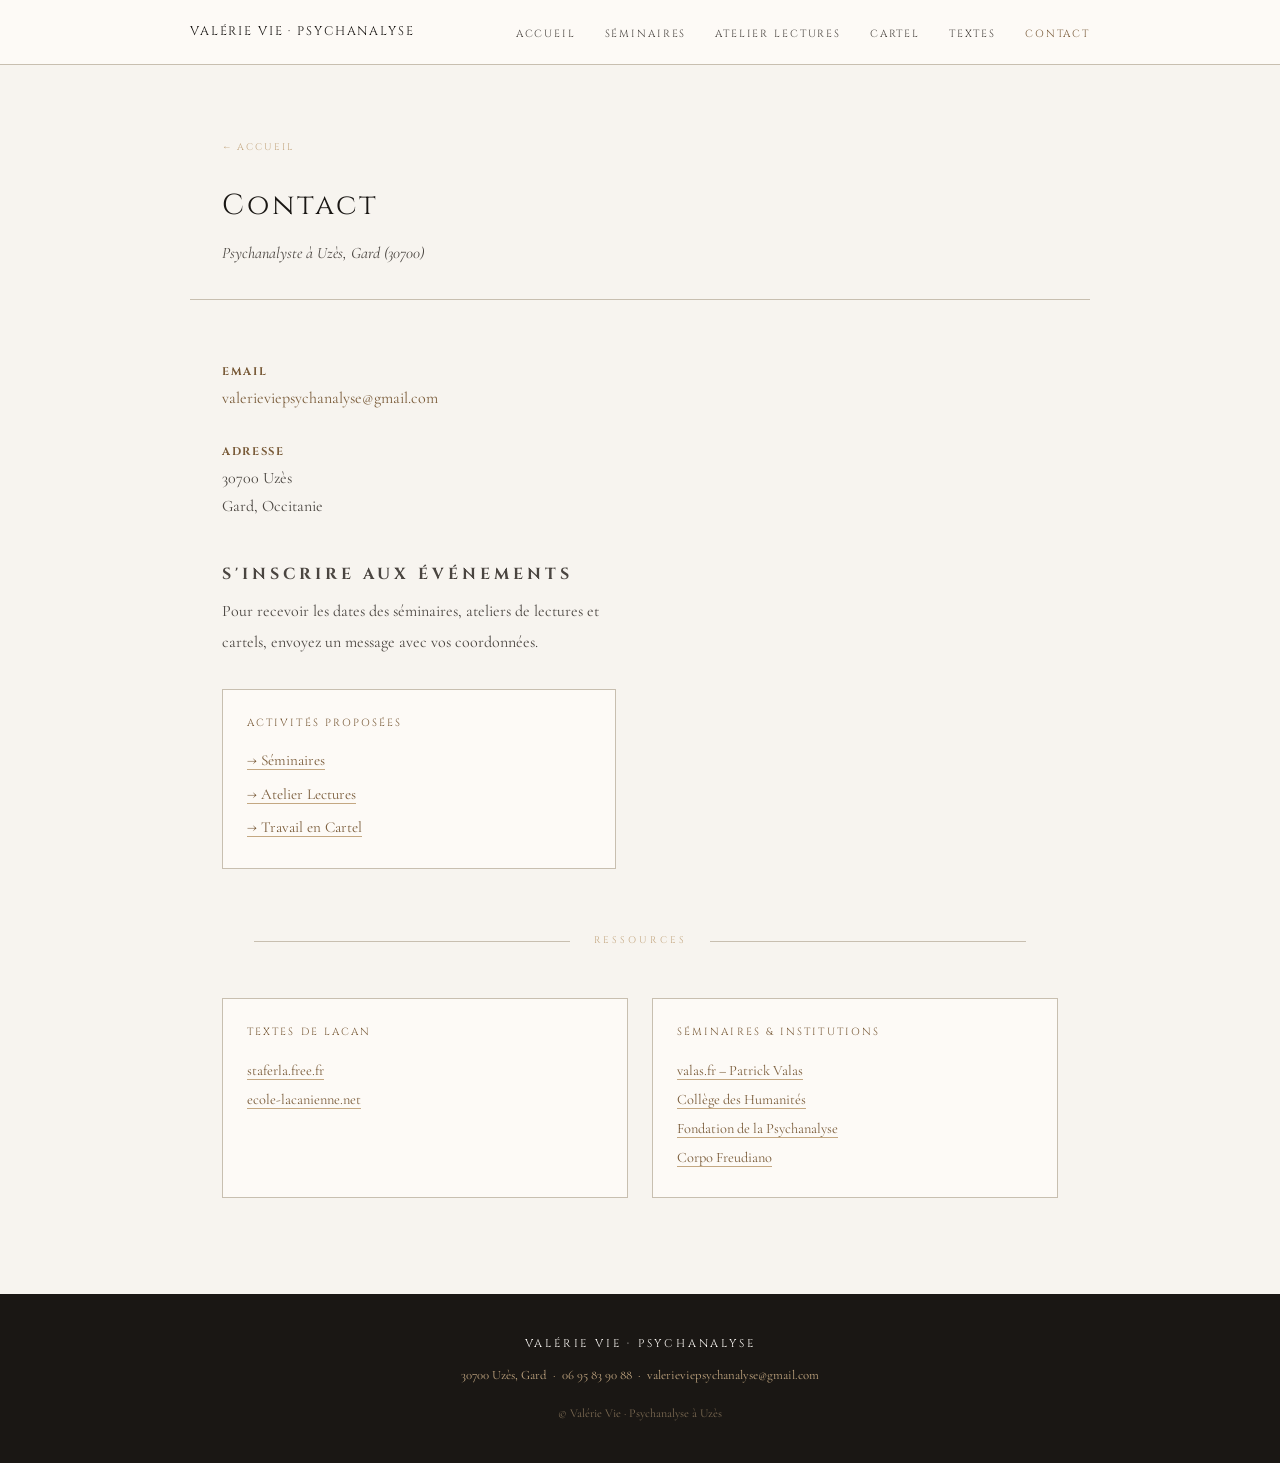
<file: contact.html>
<!DOCTYPE html>
<html lang="fr">
<head>
  <meta charset="UTF-8">
  <meta name="viewport" content="width=device-width, initial-scale=1.0">
  <title>Contact – Valérie Vie Psychanalyste Uzès</title>
  <meta name="description" content="Contacter Valérie Vie, psychanalyste à Uzès (Gard, 30700). Téléphone : 06 95 83 90 88. Email : valerieviepsychanalyse@gmail.com.">
  <meta name="keywords" content="contact psychanalyste Uzès, psychanalyse Gard, consultation psychanalyse Uzès 30700">
  <link rel="canonical" href="https://valerievie-psychanalyse.fr/contact.html">
  <link rel="stylesheet" href="style.css">
</head>
<body>

<nav>
  <div class="nav-inner">
    <a class="nav-logo" href="index.html">Valérie Vie · Psychanalyse</a>
    <button class="burger" aria-label="Menu"><span></span><span></span><span></span></button>
    <ul class="nav-links">
      <li><a href="index.html">Accueil</a></li>
      <li><a href="seminaires.html">Séminaires</a></li>
      <li><a href="atelier-lectures.html">Atelier Lectures</a></li>
      <li><a href="cartel.html">Cartel</a></li>
      <li><a href="textes.html">Textes</a></li>
      <li><a href="contact.html" class="active">Contact</a></li>
    </ul>
  </div>
</nav>

<div class="page-header fade-in">
  <a class="back" href="index.html">← Accueil</a>
  <h1>Contact</h1>
  <p class="subtitle">Psychanalyste à Uzès, Gard (30700)</p>
</div>

<main class="container">

  <div class="contact-grid fade-in">

    <div class="contact-info">
      

      <p style="margin-top:1.5rem;">
        <strong style="font-family:'Cinzel',serif;font-size:0.7rem;letter-spacing:0.15em;text-transform:uppercase;color:var(--accent);">Email</strong><br>
        <a href="mailto:valerieviepsychanalyse@gmail.com">valerieviepsychanalyse@gmail.com</a>
      </p>

      <p style="margin-top:1.5rem;">
        <strong style="font-family:'Cinzel',serif;font-size:0.7rem;letter-spacing:0.15em;text-transform:uppercase;color:var(--accent);">Adresse</strong><br>
        30700 Uzès<br>
        Gard, Occitanie
      </p>

      <div style="margin-top:2.5rem;">
        <p class="section-title" style="margin-top:0;">S'inscrire aux événements</p>
        <p class="prose">
          Pour recevoir les dates des séminaires, ateliers de lectures et cartels,
          envoyez un message avec vos coordonnées. 
        </p>
      </div>

      <div style="margin-top:2rem;padding:1.5rem;background:var(--white);border:1px solid var(--rule);">
        <p style="font-family:'Cinzel',serif;font-size:0.65rem;letter-spacing:0.2em;text-transform:uppercase;color:var(--accent);margin-bottom:0.75rem;">Activités proposées</p>
        <ul style="list-style:none;font-size:0.95rem;color:var(--ink-light);line-height:2.2;">
          <li><a class="text-link" href="seminaires.html">→ Séminaires</a></li>
          <li><a class="text-link" href="atelier-lectures.html">→ Atelier Lectures</a></li>
          <li><a class="text-link" href="cartel.html">→ Travail en Cartel</a></li>
        </ul>
      </div>
    </div>

   

  </div>

  <div class="divider" style="margin-top:4rem;">Ressources</div>

  <div style="display:grid;grid-template-columns:1fr 1fr;gap:1.5rem;margin-top:1.5rem;">
    <div style="background:var(--white);border:1px solid var(--rule);padding:1.5rem;">
      <p style="font-family:'Cinzel',serif;font-size:0.65rem;letter-spacing:0.2em;text-transform:uppercase;color:var(--accent);margin-bottom:1rem;">Textes de Lacan</p>
      <ul style="list-style:none;font-size:0.9rem;color:var(--ink-light);line-height:2;">
        <li><a class="text-link" href="http://staferla.free.fr/" target="_blank" rel="noopener">staferla.free.fr</a></li>
        <li><a class="text-link" href="http://ecole-lacanienne.net/" target="_blank" rel="noopener">ecole-lacanienne.net</a></li>
      </ul>
    </div>
    <div style="background:var(--white);border:1px solid var(--rule);padding:1.5rem;">
      <p style="font-family:'Cinzel',serif;font-size:0.65rem;letter-spacing:0.2em;text-transform:uppercase;color:var(--accent);margin-bottom:1rem;">Séminaires &amp; Institutions</p>
      <ul style="list-style:none;font-size:0.9rem;color:var(--ink-light);line-height:2;">
        <li><a class="text-link" href="http://www.valas.fr/" target="_blank" rel="noopener">valas.fr – Patrick Valas</a></li>
        <li><a class="text-link" href="http://www.le-college-des-humanites.fr/" target="_blank" rel="noopener">Collège des Humanités</a></li>
        <li><a class="text-link" href="http://fondationpsychanalyse.fr/" target="_blank" rel="noopener">Fondation de la Psychanalyse</a></li>
        <li><a class="text-link" href="http://corpofreudiano.lutecium.org/" target="_blank" rel="noopener">Corpo Freudiano</a></li>
      </ul>
    </div>
  </div>

</main>

<footer>
  <div class="footer-logo">Valérie Vie · Psychanalyse</div>
  <p>30700 Uzès, Gard &nbsp;·&nbsp;
  <a href="tel:0695839088">06 95 83 90 88</a> &nbsp;·&nbsp;
  <a href="mailto:valerieviepsychanalyse@gmail.com">valerieviepsychanalyse@gmail.com</a></p>
  <p style="margin-top:1rem;font-size:0.75rem;opacity:0.6;">© Valérie Vie · Psychanalyse à Uzès</p>
</footer>

<script src="nav.js"></script>
</body>
</html>
</file>
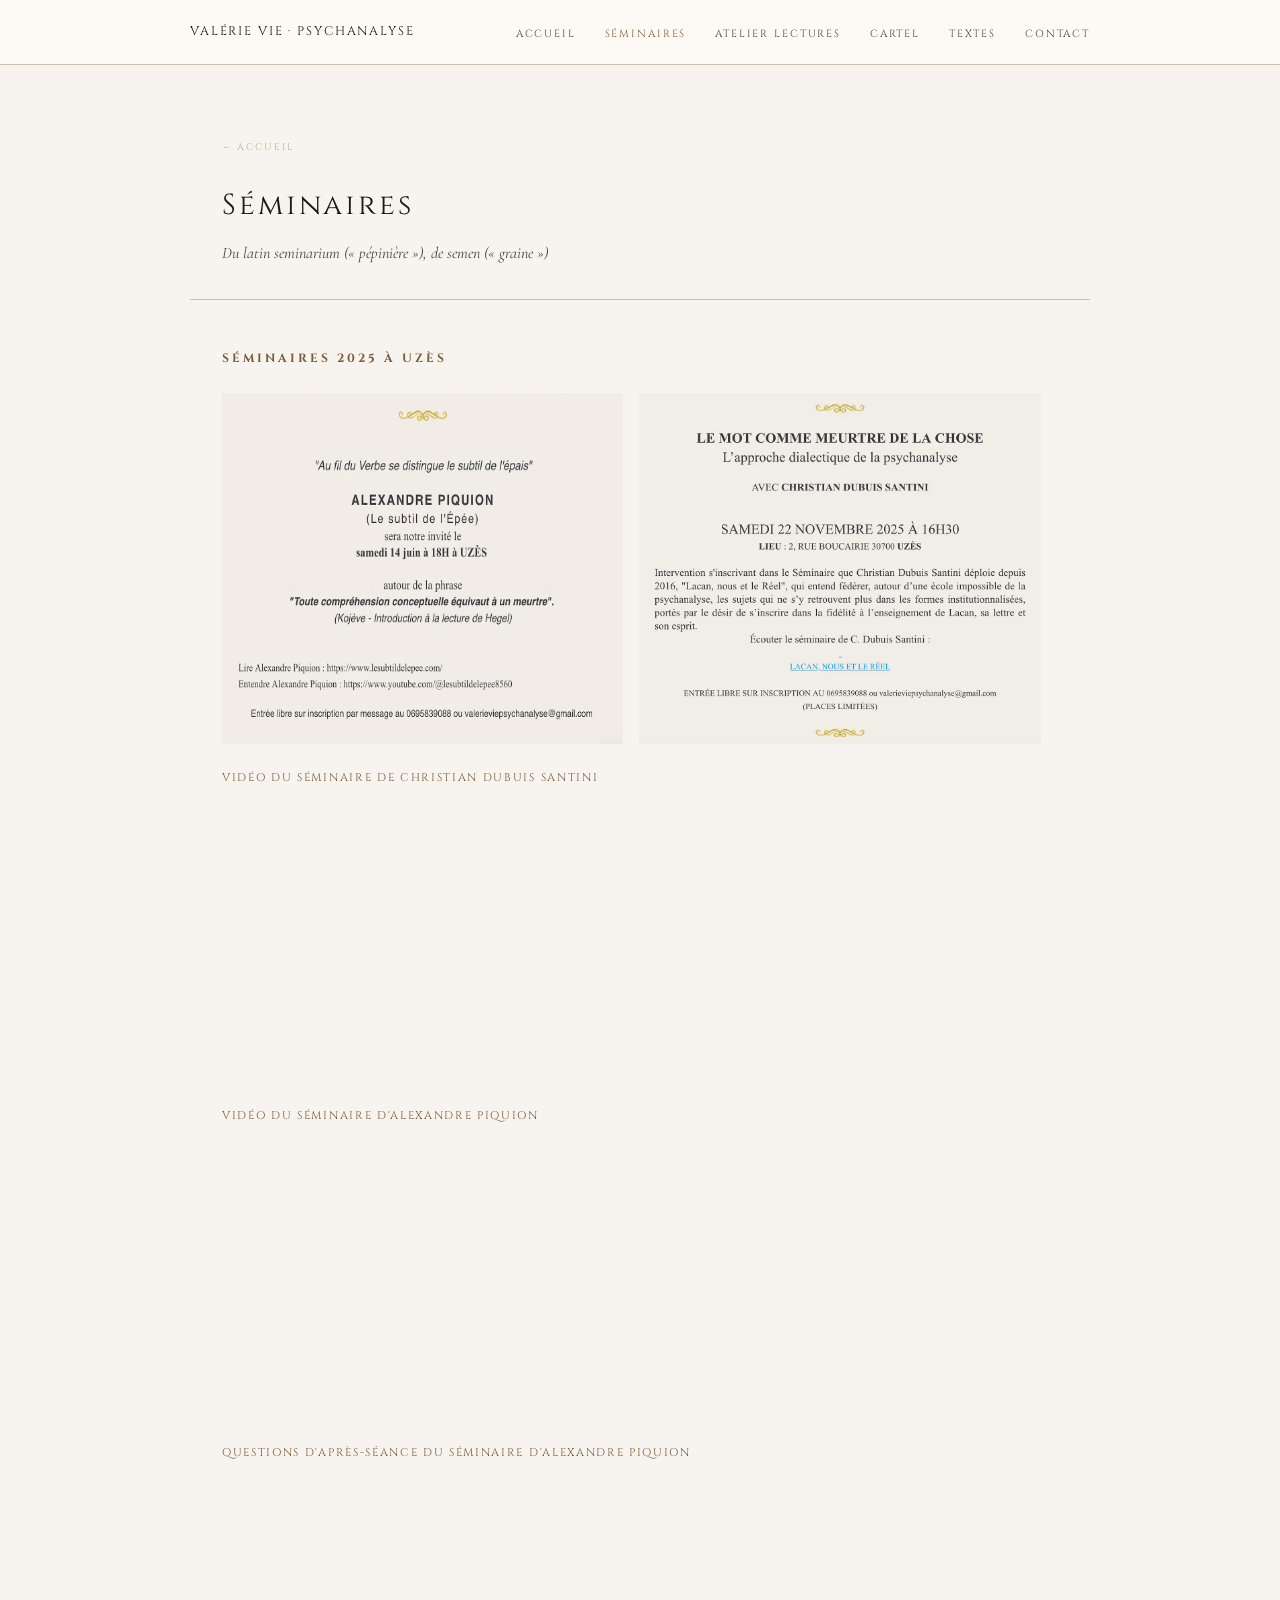
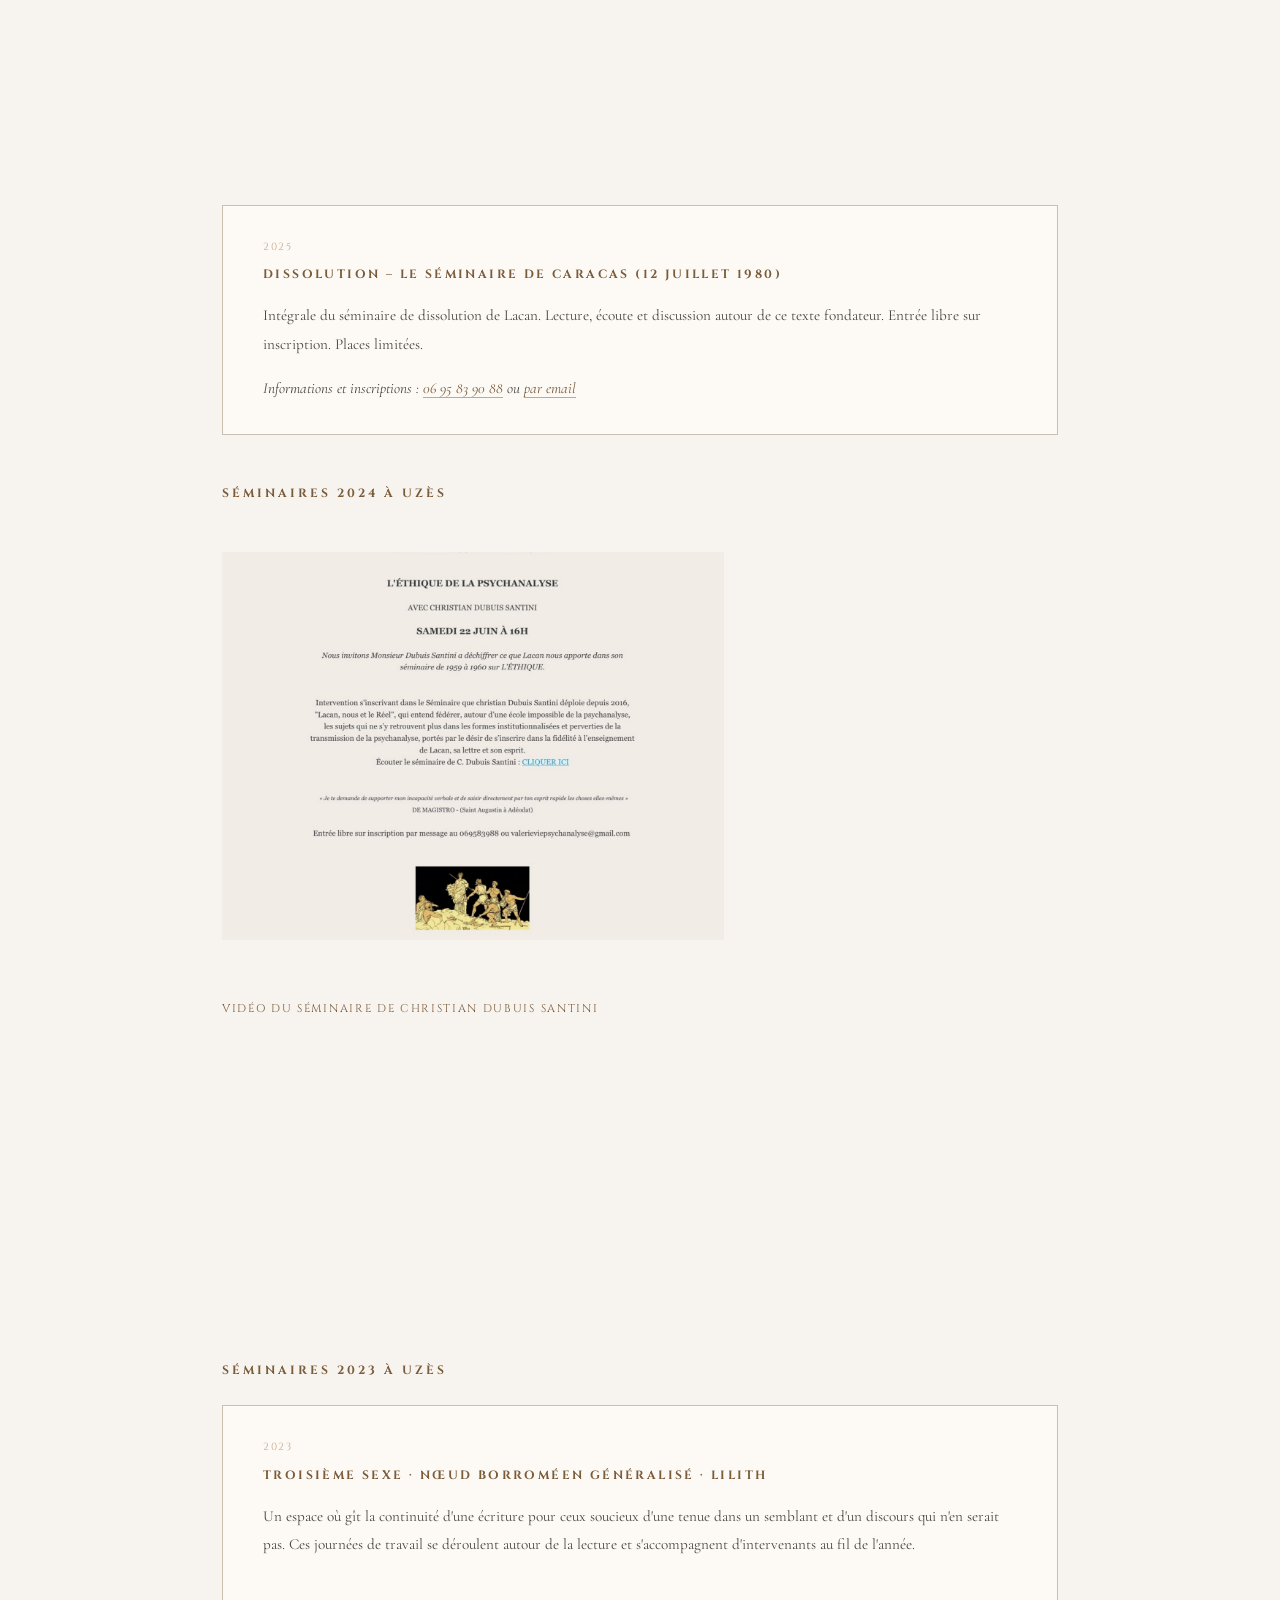
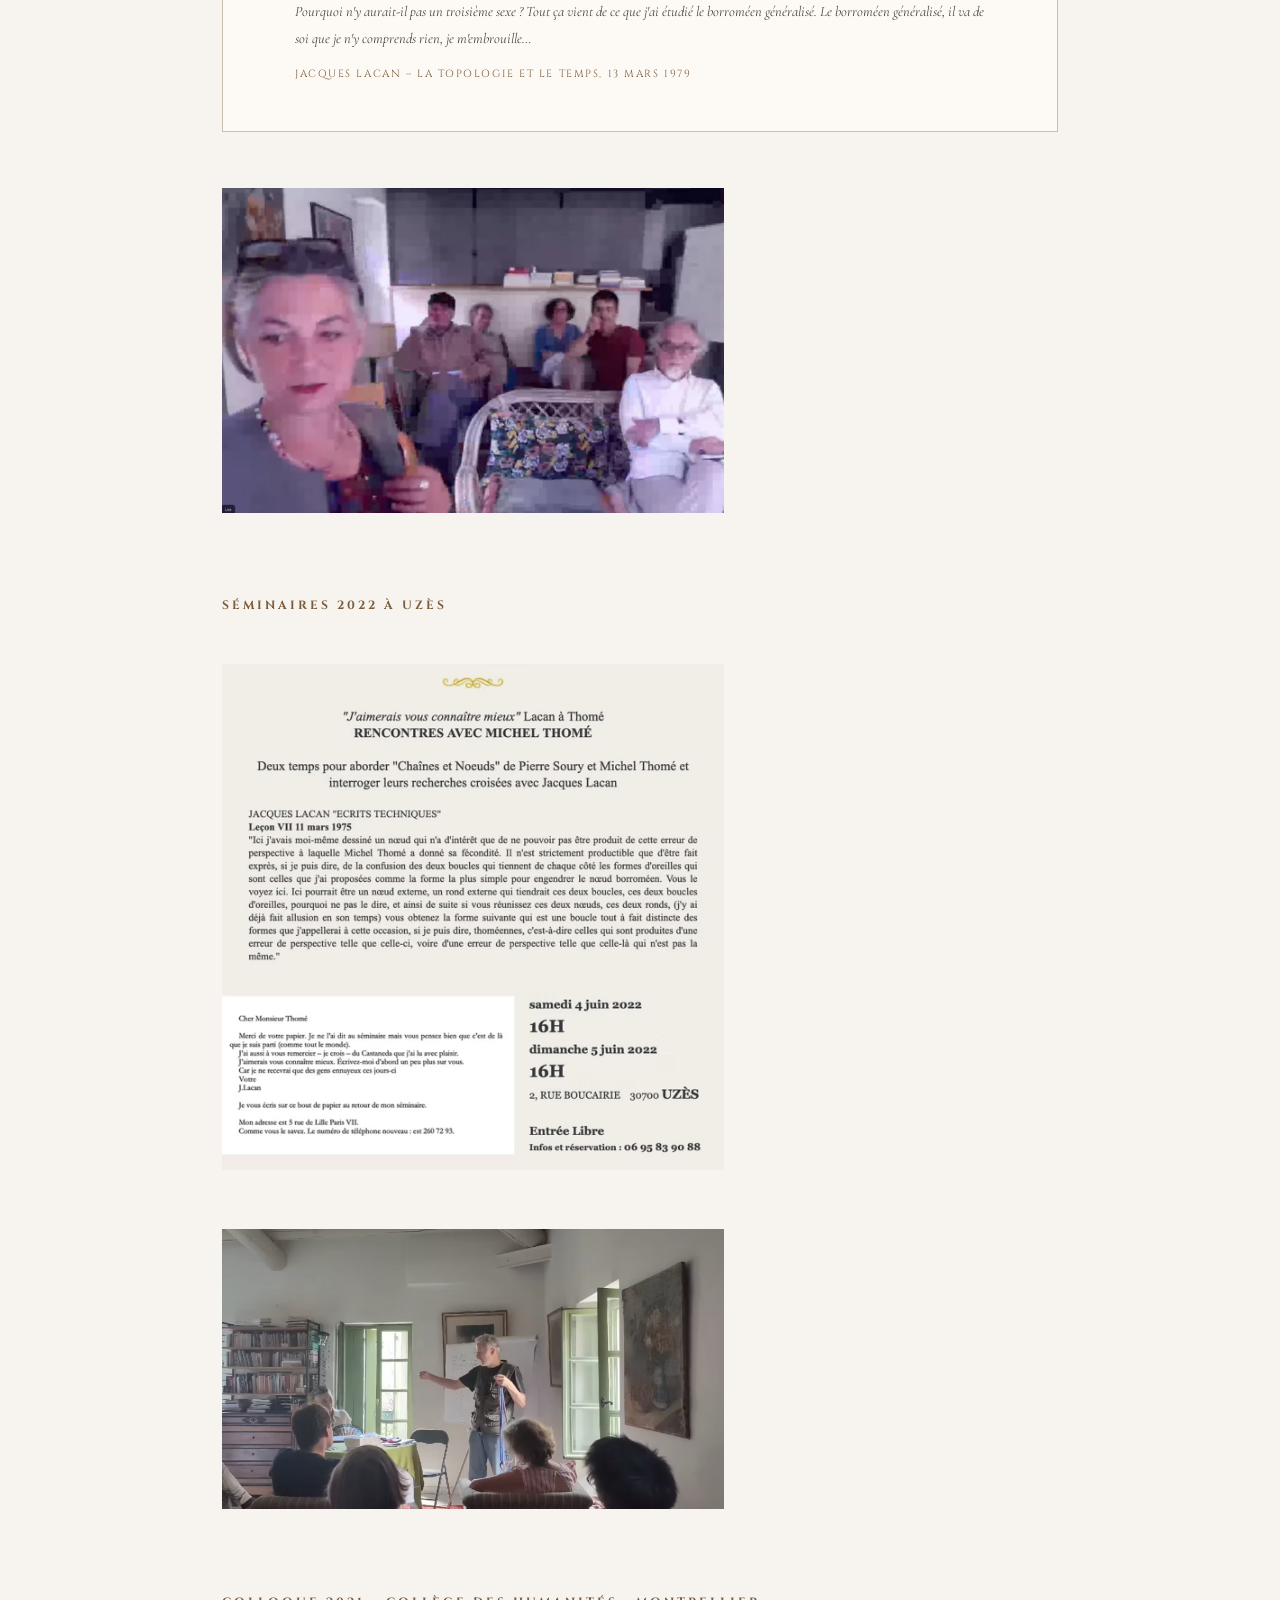
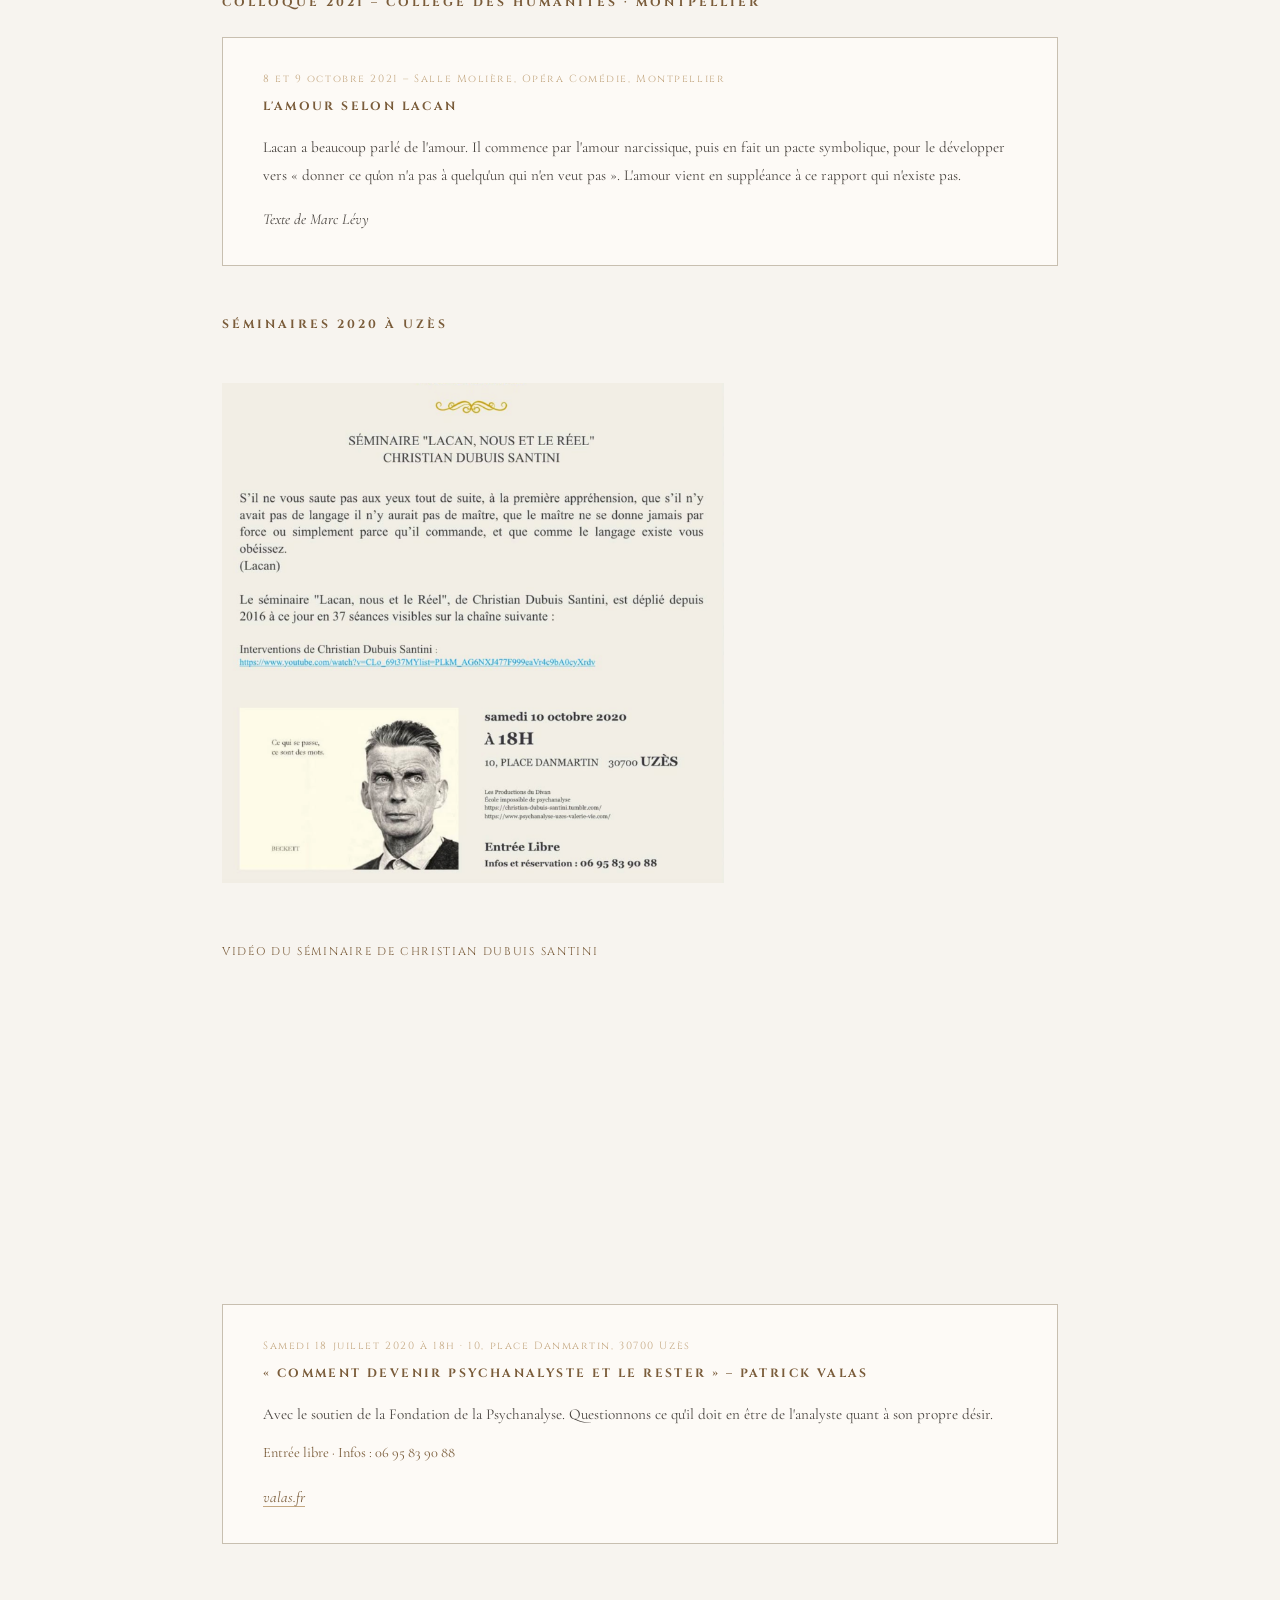
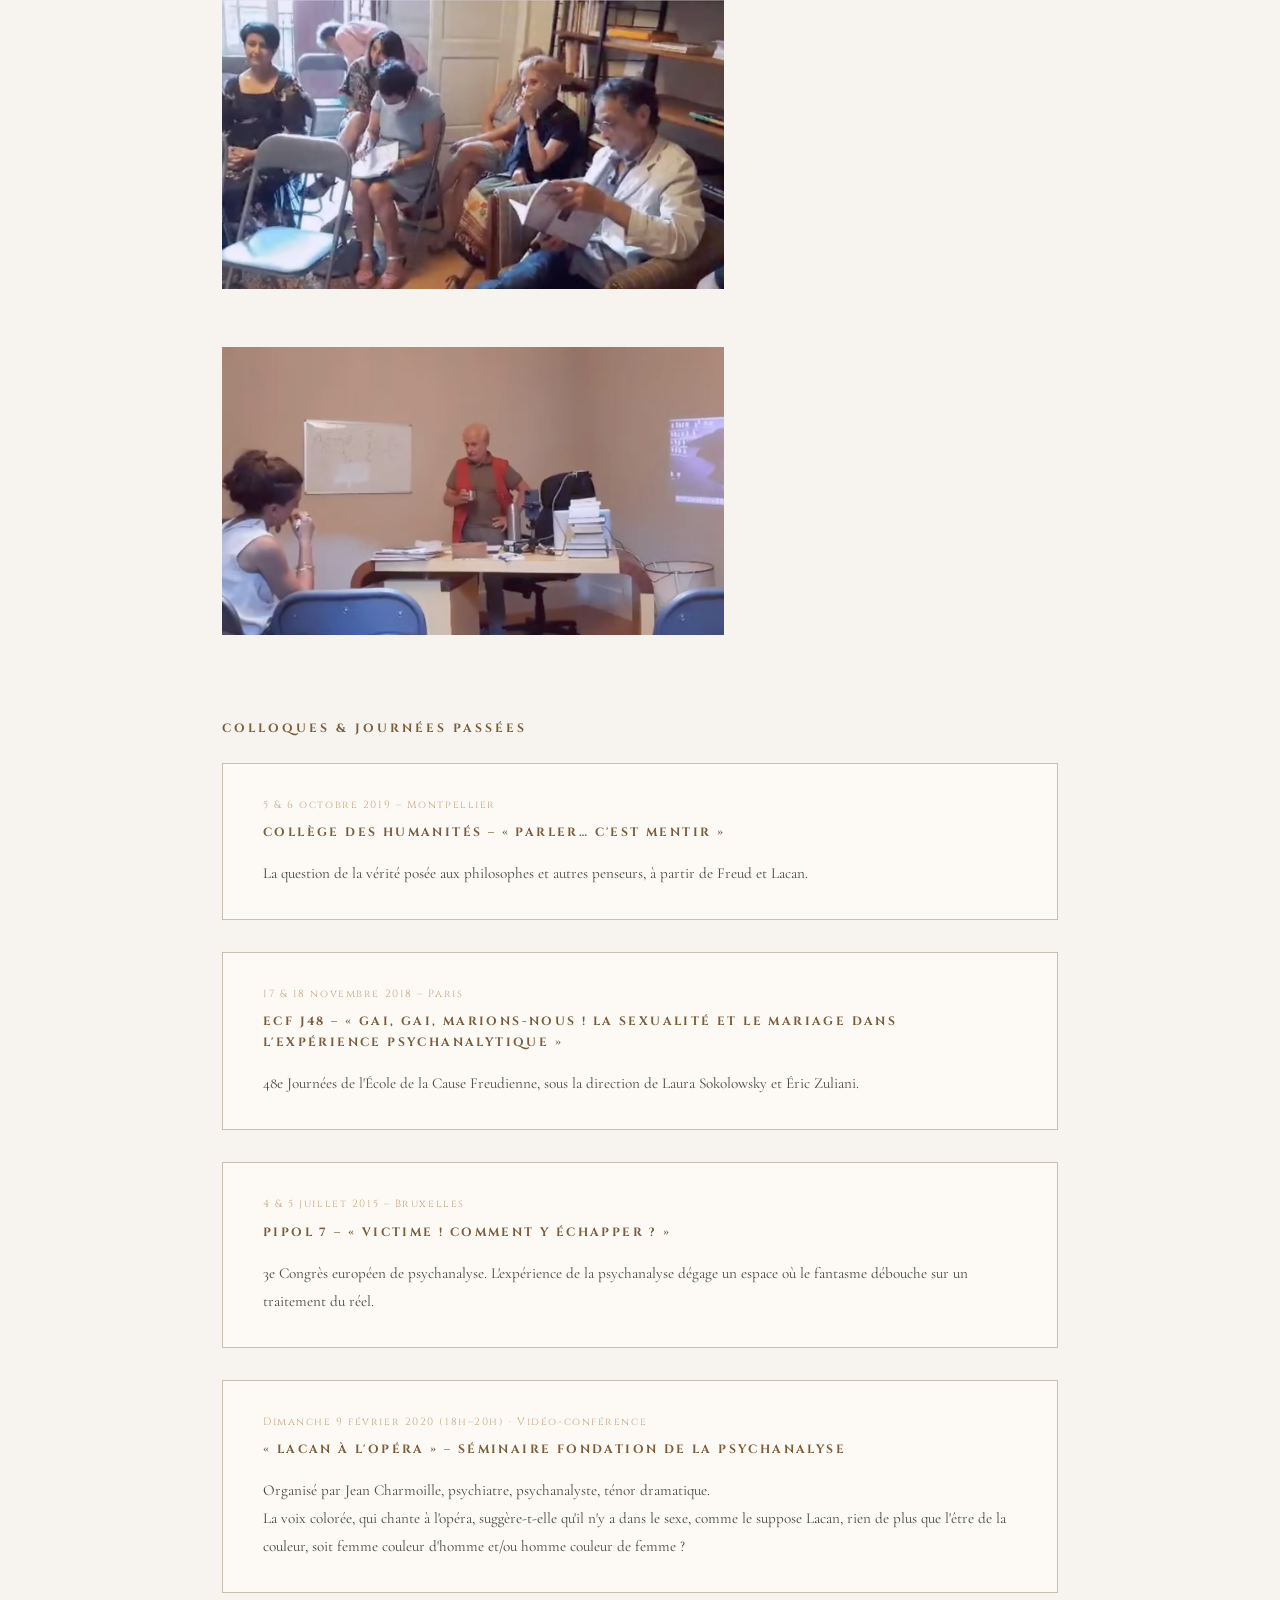
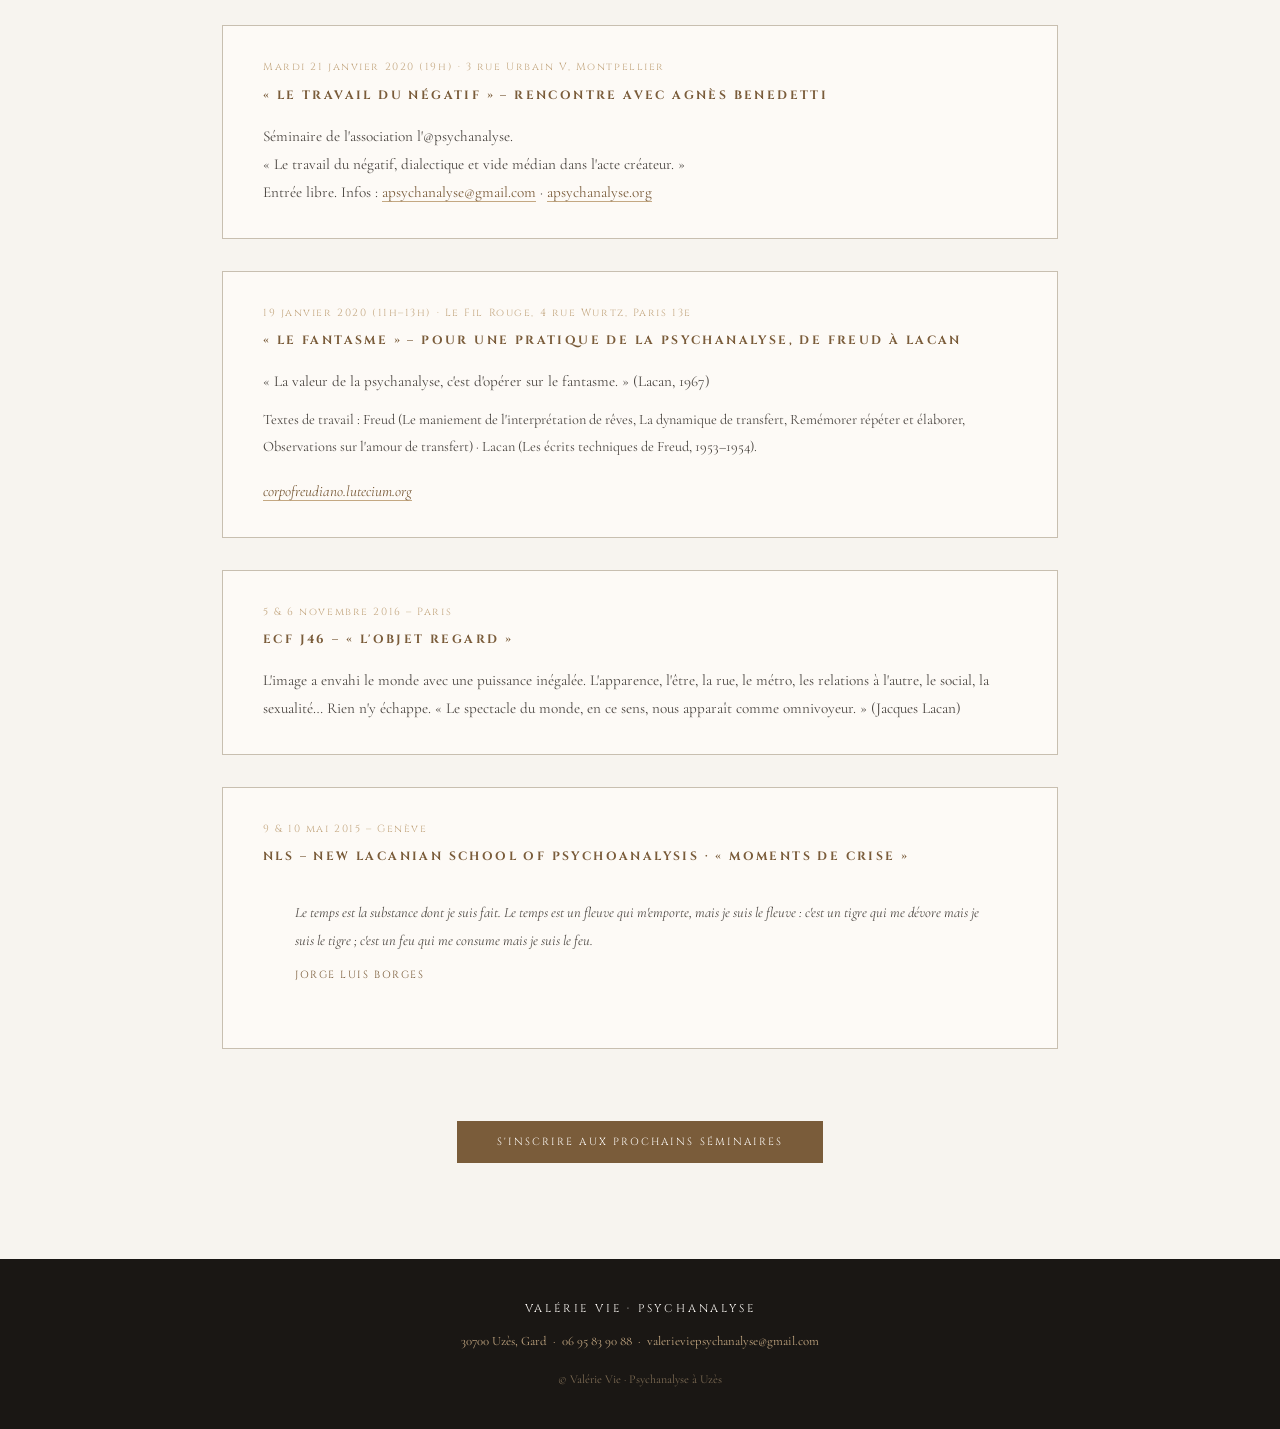
<file: seminaires.html>
<!DOCTYPE html>
<html lang="fr">
<head>
  <meta charset="UTF-8">
  <meta name="viewport" content="width=device-width, initial-scale=1.0">
  <title>Séminaires – Valérie Vie Psychanalyse Uzès</title>
  <meta name="description" content="Séminaires de psychanalyse à Uzès (Gard) organisés par Valérie Vie. Lacan, Freud, éthique, topologie. Entrée libre sur inscription.">
  <meta name="keywords" content="séminaire psychanalyse Uzès, Lacan Gard, éthique psychanalyse, séminaire Occitanie">
  <link rel="canonical" href="https://valerievie-psychanalyse.fr/seminaires.html">
  <link rel="stylesheet" href="style.css">
</head>
<body>

<nav>
  <div class="nav-inner">
    <a class="nav-logo" href="index.html">Valérie Vie · Psychanalyse</a>
    <button class="burger" aria-label="Menu"><span></span><span></span><span></span></button>
    <ul class="nav-links">
      <li><a href="index.html">Accueil</a></li>
      <li><a href="seminaires.html" class="active">Séminaires</a></li>
      <li><a href="atelier-lectures.html">Atelier Lectures</a></li>
      <li><a href="cartel.html">Cartel</a></li>
      <li><a href="textes.html">Textes</a></li>
      <li><a href="contact.html">Contact</a></li>
    </ul>
  </div>
</nav>

<div class="page-header fade-in">
  <a class="back" href="index.html">← Accueil</a>
  <h1>Séminaires</h1>
  <p class="subtitle">Du latin <em>seminarium</em> (« pépinière »), de <em>semen</em> (« graine »)</p>
</div>

<main class="container">


    
  </div>

  <!-- 2025 -->
  <p class="section-title">Séminaires 2025 à Uzès</p>
<div style="display:flex;gap:1rem;margin:1.5rem 0;">
    <img src="seminaire-2025-1.png" alt="Séminaire 2025 Uzès" style="width:48%;height:auto;">
    <img src="seminaire-2025-2.png" alt="Séminaire 2025 Uzès" style="width:48%;height:auto;">
  </div>
  <p style="font-family:'Cinzel',serif;font-size:0.7rem;letter-spacing:0.15em;text-transform:uppercase;color:var(--accent);margin:1.5rem 0 0.75rem;">Vidéo du séminaire de Christian Dubuis Santini</p>
 <div style="position:relative;padding-bottom:33.75%;height:0;overflow:hidden;max-width:60%;">
    <iframe src="https://www.youtube.com/embed/5N_VrQnJ_I4" style="position:absolute;top:0;left:0;width:100%;height:100%;" frameborder="0" allowfullscreen></iframe>
  </div>
  <p style="font-family:'Cinzel',serif;font-size:0.7rem;letter-spacing:0.15em;text-transform:uppercase;color:var(--accent);margin:1.5rem 0 0.75rem;">Vidéo du séminaire d'Alexandre Piquion</p>
  <div style="position:relative;padding-bottom:33.75%;height:0;overflow:hidden;max-width:60%;">
    <iframe src="https://www.youtube.com/embed/Wtp3XITSvBM" style="position:absolute;top:0;left:0;width:100%;height:100%;" frameborder="0" allowfullscreen></iframe>
  </div>
  <p style="font-family:'Cinzel',serif;font-size:0.7rem;letter-spacing:0.15em;text-transform:uppercase;color:var(--accent);margin:1.5rem 0 0.75rem;">Questions d'après-séance du séminaire d'Alexandre Piquion</p>
  <div style="position:relative;padding-bottom:33.75%;height:0;overflow:hidden;max-width:60%;">
    <iframe src="https://www.youtube.com/embed/WrnM7yJ7bAw" style="position:absolute;top:0;left:0;width:100%;height:100%;" frameborder="0" allowfullscreen></iframe>
  </div><div style="margin-top:3rem;"></div>

  
  <div class="card fade-in">
    <div class="card-year">2025</div>
    <h3>Dissolution – Le séminaire de Caracas (12 juillet 1980)</h3>
    <p>
      Intégrale du séminaire de dissolution de Lacan. Lecture, écoute et discussion autour de ce texte fondateur.
      Entrée libre sur inscription. Places limitées.
    </p>
    <p class="card-members">Informations et inscriptions : <a class="text-link" href="tel:0695839088">06 95 83 90 88</a> ou <a class="text-link" href="mailto:valerieviepsychanalyse@gmail.com">par email</a></p>
  </div>

  <!-- 2024 -->
  <p class="section-title">Séminaires 2024 à Uzès</p>

  <img src="seminaire-2024-3.png" alt="Séminaire 2024 Uzès" style="width:60%;height:auto;margin:1.5rem 0;"><p style="font-family:'Cinzel',serif;font-size:0.7rem;letter-spacing:0.15em;text-transform:uppercase;color:var(--accent);margin:1.5rem 0 0.75rem;">Vidéo du séminaire de Christian Dubuis Santini</p>
  <div style="position:relative;padding-bottom:33.75%;height:0;overflow:hidden;max-width:60%;">
    <iframe src="https://www.youtube.com/embed/NA4ncw-Fh6A" style="position:absolute;top:0;left:0;width:100%;height:100%;" frameborder="0" allowfullscreen></iframe>
  </div>

  <!-- 2023 -->
  <p class="section-title">Séminaires 2023 à Uzès</p>

  <div class="card">
    <div class="card-year">2023</div>
    <h3>Troisième sexe · Nœud Borroméen généralisé · Lilith</h3>
    <p>
      Un espace où gît la continuité d'une écriture pour ceux soucieux d'une tenue dans un semblant
      et d'un discours qui n'en serait pas. Ces journées de travail se déroulent autour de la lecture
      et s'accompagnent d'intervenants au fil de l'année.
    </p>
    <div class="quote-block" style="margin:1.5rem 0 0;">
      <blockquote style="font-size:0.9rem;">
        Pourquoi n'y aurait-il pas un troisième sexe&nbsp;? Tout ça vient de ce que j'ai étudié le borroméen généralisé.
        Le borroméen généralisé, il va de soi que je n'y comprends rien, je m'embrouille…
      </blockquote>
      <cite>Jacques Lacan – La Topologie et le Temps, 13 mars 1979</cite>
    </div>
  </div><img src="lilith.png" alt="Lilith" style="width:60%;height:auto;margin:1.5rem 0;">

  <!-- 2022 -->
  <p class="section-title">Séminaires 2022 à Uzès</p>

  <img src="seminaire-thome.png" alt="Séminaire 2022 Uzès" style="width:60%;height:auto;margin:1.5rem 0;">
  <img src="thome-1.png" alt="Séminaire 2022 Uzès" style="width:60%;height:auto;margin:1.5rem 0;">

  <!-- 2021 -->
  <p class="section-title">Colloque 2021 – Collège des Humanités · Montpellier</p>

  <div class="card">
    <div class="card-year">8 et 9 octobre 2021 – Salle Molière, Opéra Comédie, Montpellier</div>
    <h3>L'Amour selon Lacan</h3>
    <p>
      Lacan a beaucoup parlé de l'amour. Il commence par l'amour narcissique, puis en fait un pacte
      symbolique, pour le développer vers «&nbsp;donner ce qu'on n'a pas à quelqu'un qui n'en veut pas&nbsp;».
      L'amour vient en suppléance à ce rapport qui n'existe pas.
    </p>
    <p class="card-members">Texte de Marc Lévy</p>
  </div>

  <!-- 2020 -->
  <p class="section-title">Séminaires 2020 à Uzès</p>

 <img src="seminaire-2020-1.png" alt="Séminaire 2020 Uzès" style="width:60%;height:auto;margin:1.5rem 0;">
<p style="font-family:'Cinzel',serif;font-size:0.7rem;letter-spacing:0.15em;text-transform:uppercase;color:var(--accent);margin:1.5rem 0 0.75rem;">Vidéo du séminaire de Christian Dubuis Santini</p>
  <div style="position:relative;padding-bottom:33.75%;height:0;overflow:hidden;max-width:60%;">
    <iframe src="https://www.youtube.com/embed/wwepibp95uc" style="position:absolute;top:0;left:0;width:100%;height:100%;" frameborder="0" allowfullscreen></iframe>
  </div><div style="margin-top:3rem;"></div>
  <div class="card">
    <div class="card-year">Samedi 18 juillet 2020 à 18h · 10, place Danmartin, 30700 Uzès</div>
    <h3>«&nbsp;Comment devenir psychanalyste et le rester&nbsp;» – Patrick Valas</h3>
    <p>
      Avec le soutien de la Fondation de la Psychanalyse.
      Questionnons ce qu'il doit en être de l'analyste quant à son propre désir.
    </p>
    <p style="margin-top:0.75rem;font-size:0.9rem;color:var(--accent);">Entrée libre · Infos : 06 95 83 90 88</p>
    <p class="card-members"><a class="text-link" href="http://www.valas.fr/" target="_blank" rel="noopener">valas.fr</a></p>
  </div>
  <img src="valas-1.png" alt="Séminaire Patrick Valas" style="width:60%;height:auto;margin:1.5rem 0;">
  <img src="valas-2.png" alt="Séminaire Patrick Valas" style="width:60%;height:auto;margin:1.5rem 0;">

  <!-- Anciens colloques -->
  <p class="section-title">Colloques &amp; Journées passées</p>

  <div class="card">
    <div class="card-year">5 &amp; 6 octobre 2019 – Montpellier</div>
    <h3>Collège des Humanités – «&nbsp;Parler… c'est mentir&nbsp;»</h3>
    <p>La question de la vérité posée aux philosophes et autres penseurs, à partir de Freud et Lacan.</p>
  </div>

  <div class="card">
    <div class="card-year">17 &amp; 18 novembre 2018 – Paris</div>
    <h3>ECF J48 – «&nbsp;Gai, gai, marions-nous&nbsp;! La sexualité et le mariage dans l'expérience psychanalytique&nbsp;»</h3>
    <p>48e Journées de l'École de la Cause Freudienne, sous la direction de Laura Sokolowsky et Éric Zuliani.</p>
  </div>

  <div class="card">
    <div class="card-year">4 &amp; 5 juillet 2015 – Bruxelles</div>
    <h3>PIPOL 7 – «&nbsp;Victime&nbsp;! Comment y échapper&nbsp;?&nbsp;»</h3>
    <p>3e Congrès européen de psychanalyse. L'expérience de la psychanalyse dégage un espace où le fantasme débouche sur un traitement du réel.</p>
  </div>
<!-- 2020 : Lacan à l'Opéra -->
  <div class="card">
    <div class="card-year">Dimanche 9 février 2020 (18h–20h) · Vidéo-conférence</div>
    <h3>«&nbsp;Lacan à l'Opéra&nbsp;» – Séminaire Fondation de la Psychanalyse</h3>
    <p>Organisé par Jean Charmoille, psychiatre, psychanalyste, ténor dramatique.<br>
    La voix colorée, qui chante à l'opéra, suggère-t-elle qu'il n'y a dans le sexe, comme le suppose Lacan, rien de plus que l'être de la couleur, soit femme couleur d'homme et/ou homme couleur de femme ?</p>
  </div>

  <!-- 2020 : Agnès Benedetti -->
  <div class="card">
    <div class="card-year">Mardi 21 janvier 2020 (19h) · 3 rue Urbain V, Montpellier</div>
    <h3>«&nbsp;Le travail du négatif&nbsp;» – Rencontre avec Agnès Benedetti</h3>
    <p>Séminaire de l'association l'@psychanalyse.<br>
    «&nbsp;Le travail du négatif, dialectique et vide médian dans l'acte créateur.&nbsp;»<br>
    Entrée libre. Infos : <a class="text-link" href="mailto:apsychanalyse@gmail.com">apsychanalyse@gmail.com</a> · <a class="text-link" href="https://www.apsychanalyse.org/textes" target="_blank" rel="noopener">apsychanalyse.org</a></p>
  </div>

  <!-- 2019 : Corpo Freudiano -->


  <div class="card">
    <div class="card-year">19 janvier 2020 (11h–13h) · Le Fil Rouge, 4 rue Wurtz, Paris 13e</div>
    <h3>«&nbsp;Le Fantasme&nbsp;» – Pour une pratique de la psychanalyse, de Freud à Lacan</h3>
    <p>«&nbsp;La valeur de la psychanalyse, c'est d'opérer sur le fantasme.&nbsp;» (Lacan, 1967)</p>
    <p style="margin-top:0.75rem;font-size:0.9rem;color:var(--ink-light);">
      Textes de travail : Freud (Le maniement de l'interprétation de rêves, La dynamique de transfert, Remémorer répéter et élaborer, Observations sur l'amour de transfert) · Lacan (Les écrits techniques de Freud, 1953–1954).
    </p>
    <p class="card-members"><a class="text-link" href="http://corpofreudiano.lutecium.org/" target="_blank" rel="noopener">corpofreudiano.lutecium.org</a></p>
  </div>

  
  <!-- 2016 : ECF L'objet regard -->
  <div class="card">
    <div class="card-year">5 &amp; 6 novembre 2016 – Paris</div>
    <h3>ECF J46 – «&nbsp;L'Objet Regard&nbsp;»</h3>
    <p>L'image a envahi le monde avec une puissance inégalée. L'apparence, l'être, la rue, le métro, les relations à l'autre, le social, la sexualité… Rien n'y échappe. «&nbsp;Le spectacle du monde, en ce sens, nous apparaît comme omnivoyeur.&nbsp;» (Jacques Lacan)</p>
  </div>

  <!-- 2015 : NLS Genève -->
  <div class="card">
    <div class="card-year">9 &amp; 10 mai 2015 – Genève</div>
    <h3>NLS – New Lacanian School of Psychoanalysis · «&nbsp;Moments de Crise&nbsp;»</h3>
    <div class="quote-block" style="margin:1rem 0;">
      <blockquote style="font-size:0.9rem;">
        Le temps est la substance dont je suis fait. Le temps est un fleuve qui m'emporte, mais je suis le fleuve : c'est un tigre qui me dévore mais je suis le tigre ; c'est un feu qui me consume mais je suis le feu.
      </blockquote>
      <cite>Jorge Luis Borges</cite>
    </div>
  </div>
  <div style="margin-top:3rem;text-align:center;">
    <a href="contact.html" class="btn">S'inscrire aux prochains séminaires</a>
  </div>

</main>

<footer>
  <div class="footer-logo">Valérie Vie · Psychanalyse</div>
  <p>30700 Uzès, Gard &nbsp;·&nbsp;
  <a href="tel:0695839088">06 95 83 90 88</a> &nbsp;·&nbsp;
  <a href="mailto:valerieviepsychanalyse@gmail.com">valerieviepsychanalyse@gmail.com</a></p>
  <p style="margin-top:1rem;font-size:0.75rem;opacity:0.6;">© Valérie Vie · Psychanalyse à Uzès</p>
</footer>

<script src="nav.js"></script>
</body>
</html>
</file>
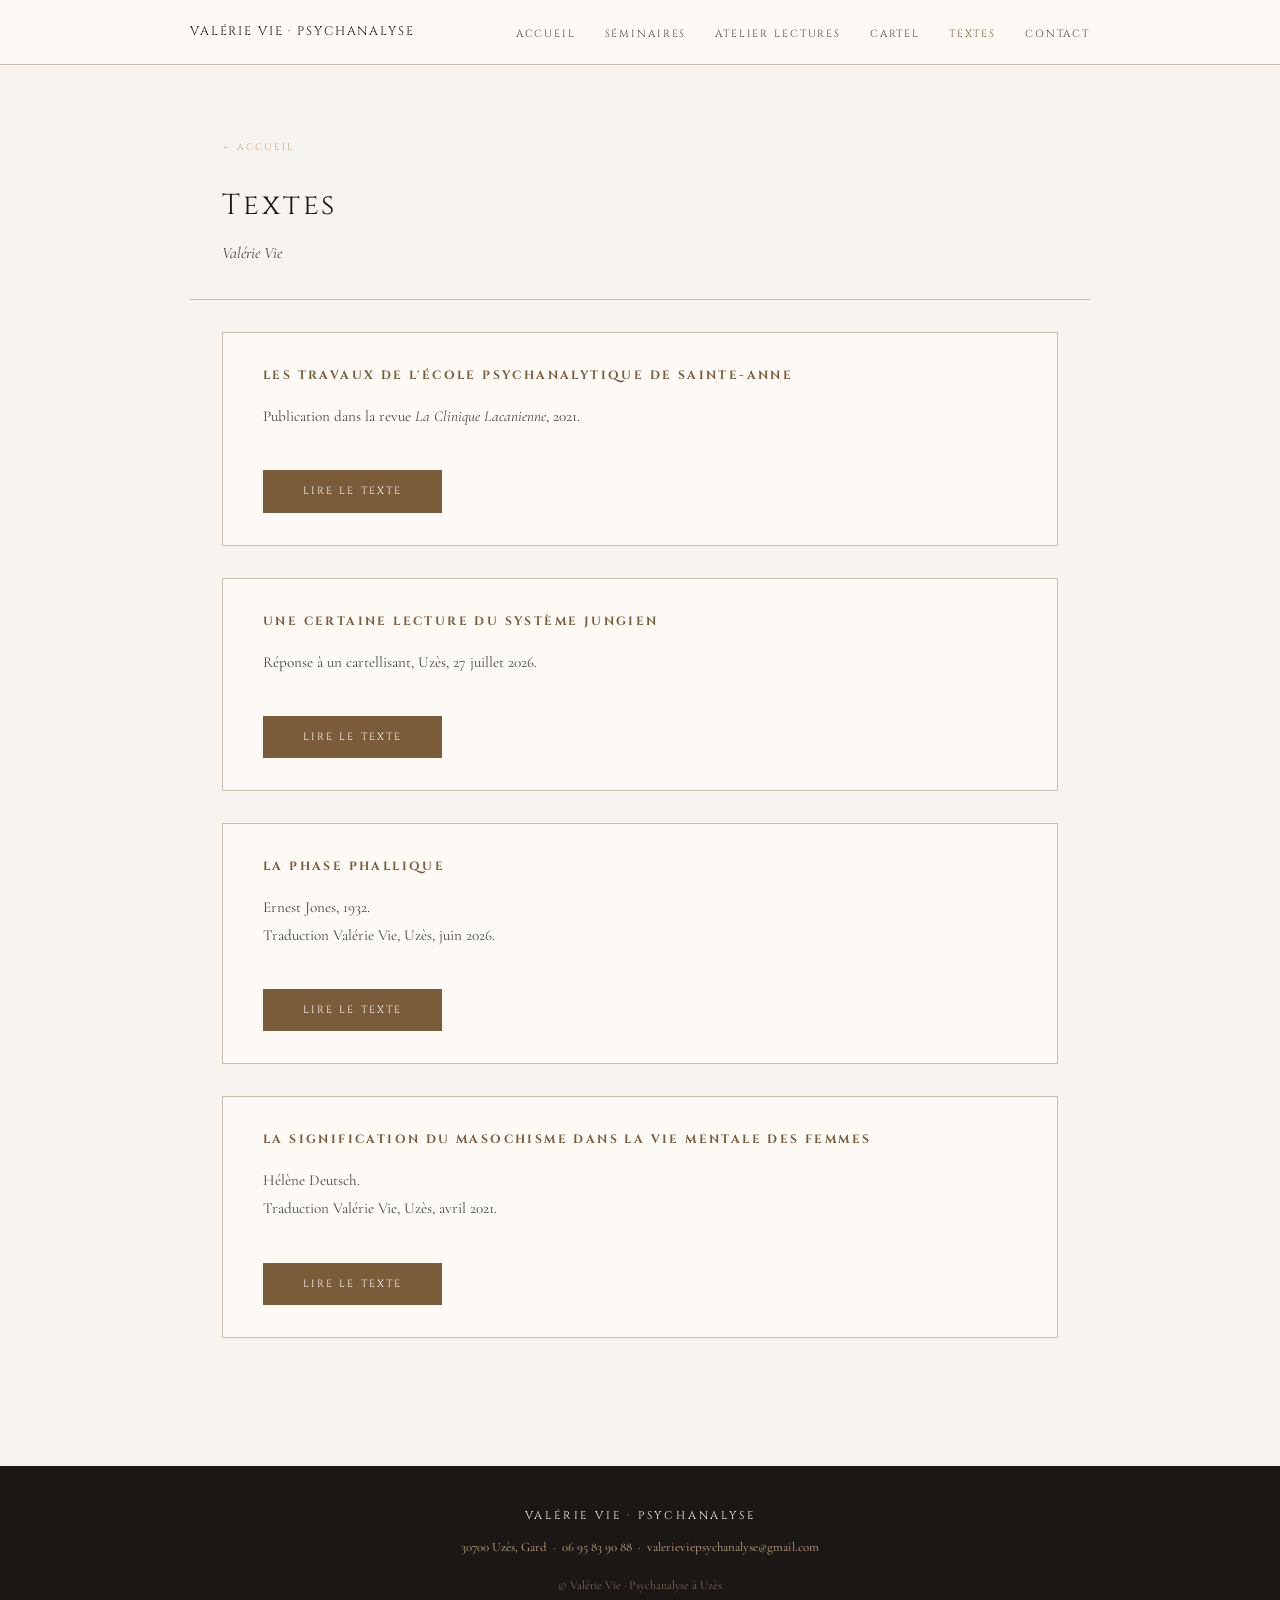
<file: textes.html>
<!DOCTYPE html>
<html lang="fr">
<head>
  <meta charset="UTF-8">
  <meta name="viewport" content="width=device-width, initial-scale=1.0">
  <title>Textes – Valérie Vie Psychanalyse Uzès</title>
  <meta name="description" content="Textes de Valérie Vie, psychanalyste à Uzès.">
  <link rel="canonical" href="https://valerievie-psychanalyse.fr/textes.html">
  <link rel="stylesheet" href="style.css">
</head>
<body>

<nav>
  <div class="nav-inner">
    <a class="nav-logo" href="index.html">Valérie Vie · Psychanalyse</a>
    <button class="burger" aria-label="Menu"><span></span><span></span><span></span></button>
    <ul class="nav-links">
      <li><a href="index.html">Accueil</a></li>
      <li><a href="seminaires.html">Séminaires</a></li>
      <li><a href="atelier-lectures.html">Atelier Lectures</a></li>
      <li><a href="cartel.html">Cartel</a></li>
      <li><a href="textes.html" class="active">Textes</a></li>
      <li><a href="contact.html">Contact</a></li>
    </ul>
  </div>
</nav>

<div class="page-header fade-in">
  <a class="back" href="index.html">← Accueil</a>
  <h1>Textes</h1>
  <p class="subtitle">Valérie Vie</p>
</div>

<main class="container">
  <div class="card">
    <h3>Les Travaux de l'École Psychanalytique de Sainte-Anne</h3>
    <p class="prose">Publication dans la revue <em>La Clinique Lacanienne</em>, 2021.</p>
    <a href="https://shs.cairn.info/revue-la-clinique-lacanienne-2021-1-page-II?lang=fr" class="btn" target="_blank" rel="noopener" style="margin-top:1rem;">Lire le texte</a>
  </div>

  <div class="card" style="margin-top:2rem;">
    <h3>Une Certaine Lecture du Système Jungien</h3>
    <p class="prose">Réponse à un cartellisant, Uzès, 27 juillet 2026.</p>
    <a href="critique-systeme-jungien.pdf" class="btn" target="_blank" rel="noopener" style="margin-top:1rem;">Lire le texte</a>
  </div>
<div class="card" style="margin-top:2rem;">
    <h3>La Phase Phallique</h3>
    <p class="prose">Ernest Jones, 1932.<br>Traduction Valérie Vie, Uzès, juin 2026.</p>
    <a href="la-phase-phallique.pdf" class="btn" target="_blank" rel="noopener" style="margin-top:1rem;">Lire le texte</a>
  </div>
<div class="card" style="margin-top:2rem;">
    <h3>La Signification du Masochisme dans la Vie Mentale des Femmes</h3>
    <p class="prose">Hélène Deutsch.<br>Traduction Valérie Vie, Uzès, avril 2021.</p>
    <a href="helene-deutsch.pdf" class="btn" target="_blank" rel="noopener" style="margin-top:1rem;">Lire le texte</a>
  </div>
</main>

<footer>
  <div class="footer-logo">Valérie Vie · Psychanalyse</div>
  <p>30700 Uzès, Gard &nbsp;·&nbsp;
  <a href="tel:0695839088">06 95 83 90 88</a> &nbsp;·&nbsp;
  <a href="mailto:valerieviepsychanalyse@gmail.com">valerieviepsychanalyse@gmail.com</a></p>
  <p style="margin-top:1rem;font-size:0.75rem;opacity:0.6;">© Valérie Vie · Psychanalyse à Uzès</p>
</footer>

<script src="nav.js"></script>
</body>
</html>
</file>
<file: style.css>
@import url('https://fonts.googleapis.com/css2?family=Cormorant+Garamond:ital,wght@0,300;0,400;0,500;1,300;1,400&family=Cinzel:wght@400;500&family=EB+Garamond:ital,wght@0,400;1,400&display=swap');

:root {
  --bg: #f7f4ef;
  --ink: #1a1714;
  --ink-light: #4a4540;
  --accent: #7a5c3a;
  --accent-light: #c4a882;
  --rule: #c8bfb0;
  --white: #fdfaf6;
}

*, *::before, *::after { box-sizing: border-box; margin: 0; padding: 0; }

html { scroll-behavior: smooth; }

body {
  background: var(--bg);
  color: var(--ink);
  font-family: 'Cormorant Garamond', serif;
  font-size: 18px;
  line-height: 1.75;
  min-height: 100vh;
}

/* ── NAV ── */
nav {
  background: var(--white);
  border-bottom: 1px solid var(--rule);
  position: sticky;
  top: 0;
  z-index: 100;
  padding: 0 2rem;
}

.nav-inner {
  max-width: 900px;
  margin: 0 auto;
  display: flex;
  align-items: center;
  justify-content: space-between;
  height: 64px;
  gap: 1rem;
}

.nav-logo {
  font-family: 'Cinzel', serif;
  font-size: 0.78rem;
  letter-spacing: 0.15em;
  text-transform: uppercase;
  color: var(--ink);
  text-decoration: none;
  white-space: nowrap;
}

.nav-links {
  display: flex;
  gap: 1.8rem;
  list-style: none;
  flex-wrap: wrap;
  justify-content: flex-end;
}

.nav-links a {
  font-family: 'Cinzel', serif;
  font-size: 0.65rem;
  letter-spacing: 0.18em;
  text-transform: uppercase;
  color: var(--ink-light);
  text-decoration: none;
  transition: color 0.2s;
  white-space: nowrap;
}

.nav-links a:hover,
.nav-links a.active { color: var(--accent); }

/* burger */
.burger { display: none; cursor: pointer; flex-direction: column; gap: 5px; background: none; border: none; padding: 4px; }
.burger span { display: block; width: 24px; height: 1.5px; background: var(--ink); transition: all 0.3s; }

/* ── HERO ── */
.hero {
  max-width: 900px;
  margin: 5rem auto 3rem;
  padding: 0 2rem;
  display: grid;
  grid-template-columns: 1fr 1fr;
  gap: 4rem;
  align-items: start;
}

.hero-text h1 {
  font-family: 'Cinzel', serif;
  font-size: 1.1rem;
  letter-spacing: 0.2em;
  text-transform: uppercase;
  color: var(--accent);
  margin-bottom: 0.4rem;
}

.hero-text h2 {
  font-family: 'Cormorant Garamond', serif;
  font-size: 3rem;
  font-weight: 300;
  line-height: 1.15;
  margin-bottom: 1.5rem;
}

.hero-text p {
  font-size: 1rem;
  color: var(--ink-light);
  font-style: italic;
  line-height: 1.8;
}

.hero-ornament {
  display: flex;
  flex-direction: column;
  align-items: center;
  padding-top: 1rem;
}

.borromean {
  width: 120px;
  height: 120px;
  opacity: 0.55;
}

/* ── DIVIDER ── */
.divider {
  max-width: 900px;
  margin: 3rem auto;
  padding: 0 2rem;
  display: flex;
  align-items: center;
  gap: 1.5rem;
  color: var(--accent-light);
  font-family: 'Cinzel', serif;
  font-size: 0.6rem;
  letter-spacing: 0.3em;
  text-transform: uppercase;
}
.divider::before, .divider::after {
  content: '';
  flex: 1;
  height: 1px;
  background: var(--rule);
}

/* ── MAIN CONTENT ── */
.container {
  max-width: 900px;
  margin: 0 auto;
  padding: 0 2rem 6rem;
}

/* ── QUOTE BLOCK ── */
.quote-block {
  margin: 2.5rem 0;
  padding: 1rem 2rem;
  background: var(--white);
}

.quote-block blockquote {
  font-style: italic;
  font-size: 1.05rem;
  color: var(--ink-light);
  line-height: 1.9;
}

.quote-block cite {
  display: block;
  margin-top: 0.75rem;
  font-family: 'Cinzel', serif;
  font-size: 0.65rem;
  letter-spacing: 0.15em;
  text-transform: uppercase;
  color: var(--accent);
  font-style: normal;
}

/* ── SECTION TITLE ── */
.section-title {
  font-family: 'Cinzel', serif;
  font-size: 0.75rem;
  letter-spacing: 0.25em;
  text-transform: uppercase;
  color: var(--accent);
  margin: 3rem 0 1.5rem;
  font-weight: 700;
}

/* ── PROSE ── */
.prose {
  font-size: 1rem;
  color: var(--ink-light);
  line-height: 1.9;
  margin-bottom: 1.5rem;
}

.prose + .prose { margin-top: 0; }

/* ── CARD ── */
.card {
  background: var(--white);
  border: 1px solid var(--rule);
  padding: 2rem 2.5rem;
  margin-bottom: 2rem;
}

.card h3 {
  font-family: 'Cinzel', serif;
  font-size: 0.75rem;
  letter-spacing: 0.2em;
  text-transform: uppercase;
  color: var(--accent);
  margin-bottom: 1rem;
}

.card-year {
  font-family: 'Cinzel', serif;
  font-size: 0.65rem;
  letter-spacing: 0.15em;
  color: var(--accent-light);
  margin-bottom: 0.5rem;
}

.card p { font-size: 0.95rem; color: var(--ink-light); line-height: 1.85; }

.card-members {
  margin-top: 1rem;
  font-size: 0.85rem;
  font-style: italic;
  color: var(--accent-light);
}

/* ── ACTIVITIES ── */
.activity-grid {
  display: grid;
  grid-template-columns: 1fr 1fr 1fr;
  gap: 1.5rem;
  margin: 2rem 0;
}

.activity-item {
  background: var(--white);
  border: 1px solid var(--rule);
  padding: 1.5rem;
  text-align: center;
  transition: border-color 0.2s;
}

.activity-item:hover { border-color: var(--accent-light); }

.activity-item a {
  font-family: 'Cinzel', serif;
  font-size: 0.65rem;
  letter-spacing: 0.2em;
  text-transform: uppercase;
  color: var(--accent);
  text-decoration: none;
}

.activity-item p {
  margin-top: 0.5rem;
  font-size: 0.9rem;
  color: var(--ink-light);
  font-style: italic;
}

/* ── CONTACT ── */
.contact-grid {
  display: grid;
  grid-template-columns: 1fr 1fr;
  gap: 3rem;
  margin-top: 2rem;
}

.contact-info p {
  font-size: 1rem;
  color: var(--ink-light);
  margin-bottom: 0.5rem;
}

.contact-info a {
  color: var(--accent);
  text-decoration: none;
}

.contact-info a:hover { text-decoration: underline; }

.contact-form label {
  display: block;
  font-family: 'Cinzel', serif;
  font-size: 0.6rem;
  letter-spacing: 0.2em;
  text-transform: uppercase;
  color: var(--ink-light);
  margin-bottom: 0.4rem;
  margin-top: 1.2rem;
}

.contact-form input,
.contact-form textarea {
  width: 100%;
  background: var(--white);
  border: 1px solid var(--rule);
  padding: 0.75rem 1rem;
  font-family: 'Cormorant Garamond', serif;
  font-size: 1rem;
  color: var(--ink);
  outline: none;
  transition: border-color 0.2s;
}

.contact-form input:focus,
.contact-form textarea:focus { border-color: var(--accent-light); }

.contact-form textarea { height: 140px; resize: vertical; }

.btn {
  display: inline-block;
  margin-top: 1.5rem;
  padding: 0.75rem 2.5rem;
  background: var(--accent);
  color: var(--white);
  font-family: 'Cinzel', serif;
  font-size: 0.65rem;
  letter-spacing: 0.2em;
  text-transform: uppercase;
  border: none;
  cursor: pointer;
  text-decoration: none;
  transition: background 0.2s;
}

.btn:hover { background: var(--ink); }

/* ── NEWSLETTER ── */
.newsletter {
  background: var(--white);
  border: 1px solid var(--rule);
  padding: 2.5rem;
  text-align: center;
  margin: 3rem 0;
}

.newsletter h3 {
  font-family: 'Cinzel', serif;
  font-size: 0.75rem;
  letter-spacing: 0.2em;
  text-transform: uppercase;
  color: var(--accent);
  margin-bottom: 1rem;
}

.newsletter p {
  font-size: 0.95rem;
  color: var(--ink-light);
  font-style: italic;
  margin-bottom: 1.5rem;
}

.newsletter-form {
  display: flex;
  gap: 0;
  max-width: 400px;
  margin: 0 auto;
}

.newsletter-form input {
  flex: 1;
  background: var(--bg);
  border: 1px solid var(--rule);
  border-right: none;
  padding: 0.75rem 1rem;
  font-family: 'Cormorant Garamond', serif;
  font-size: 1rem;
  color: var(--ink);
  outline: none;
}

.newsletter-form button {
  padding: 0.75rem 1.5rem;
  background: var(--accent);
  color: var(--white);
  font-family: 'Cinzel', serif;
  font-size: 0.6rem;
  letter-spacing: 0.15em;
  text-transform: uppercase;
  border: none;
  cursor: pointer;
  transition: background 0.2s;
}

.newsletter-form button:hover { background: var(--ink); }

/* ── PAGE HEADER ── */
.page-header {
  max-width: 900px;
  margin: 4rem auto 2rem;
  padding: 0 2rem;
  border-bottom: 1px solid var(--rule);
  padding-bottom: 2rem;
}

.page-header .back {
  font-family: 'Cinzel', serif;
  font-size: 0.6rem;
  letter-spacing: 0.2em;
  text-transform: uppercase;
  color: var(--accent-light);
  text-decoration: none;
  display: inline-block;
  margin-bottom: 1.5rem;
  transition: color 0.2s;
}

.page-header .back:hover { color: var(--accent); }

.page-header h1 {
  font-family: 'Cinzel', serif;
  font-size: 1.8rem;
  font-weight: 400;
  letter-spacing: 0.1em;
  color: var(--ink);
}

.page-header .subtitle {
  font-style: italic;
  color: var(--ink-light);
  margin-top: 0.5rem;
  font-size: 1rem;
}

/* ── FOOTER ── */
footer {
  background: var(--ink);
  color: var(--accent-light);
  text-align: center;
  padding: 2.5rem 2rem;
}

footer .footer-logo {
  font-family: 'Cinzel', serif;
  font-size: 0.7rem;
  letter-spacing: 0.25em;
  text-transform: uppercase;
  color: var(--white);
  margin-bottom: 0.75rem;
}

footer p {
  font-size: 0.8rem;
  line-height: 1.7;
}

footer a { color: var(--accent-light); text-decoration: none; }
footer a:hover { color: var(--white); }

/* ── LINKS ── */
.text-link {
  color: var(--accent);
  text-decoration: none;
  border-bottom: 1px solid var(--accent-light);
  transition: border-color 0.2s;
}

.text-link:hover { border-color: var(--accent); }

/* ── RESPONSIVE ── */
@media (max-width: 700px) {
  .nav-links { display: none; flex-direction: column; position: absolute; top: 64px; left: 0; right: 0; background: var(--white); border-bottom: 1px solid var(--rule); padding: 1rem 2rem; gap: 1rem; }
  .nav-links.open { display: flex; }
  .burger { display: flex; }

  .hero { grid-template-columns: 1fr; gap: 2rem; margin-top: 3rem; }
  .hero-ornament { display: none; }
  .hero-text h2 { font-size: 2.2rem; }

  .activity-grid { grid-template-columns: 1fr; }
  .contact-grid { grid-template-columns: 1fr; }
  .newsletter-form { flex-direction: column; }
  .newsletter-form input { border-right: 1px solid var(--rule); border-bottom: none; }
}

/* fade-in animation */
@keyframes fadeUp {
  from { opacity: 0; transform: translateY(16px); }
  to   { opacity: 1; transform: translateY(0); }
}

.fade-in { animation: fadeUp 0.7s ease both; }
.fade-in-2 { animation: fadeUp 0.7s 0.15s ease both; }
.fade-in-3 { animation: fadeUp 0.7s 0.3s ease both; }
</file>
